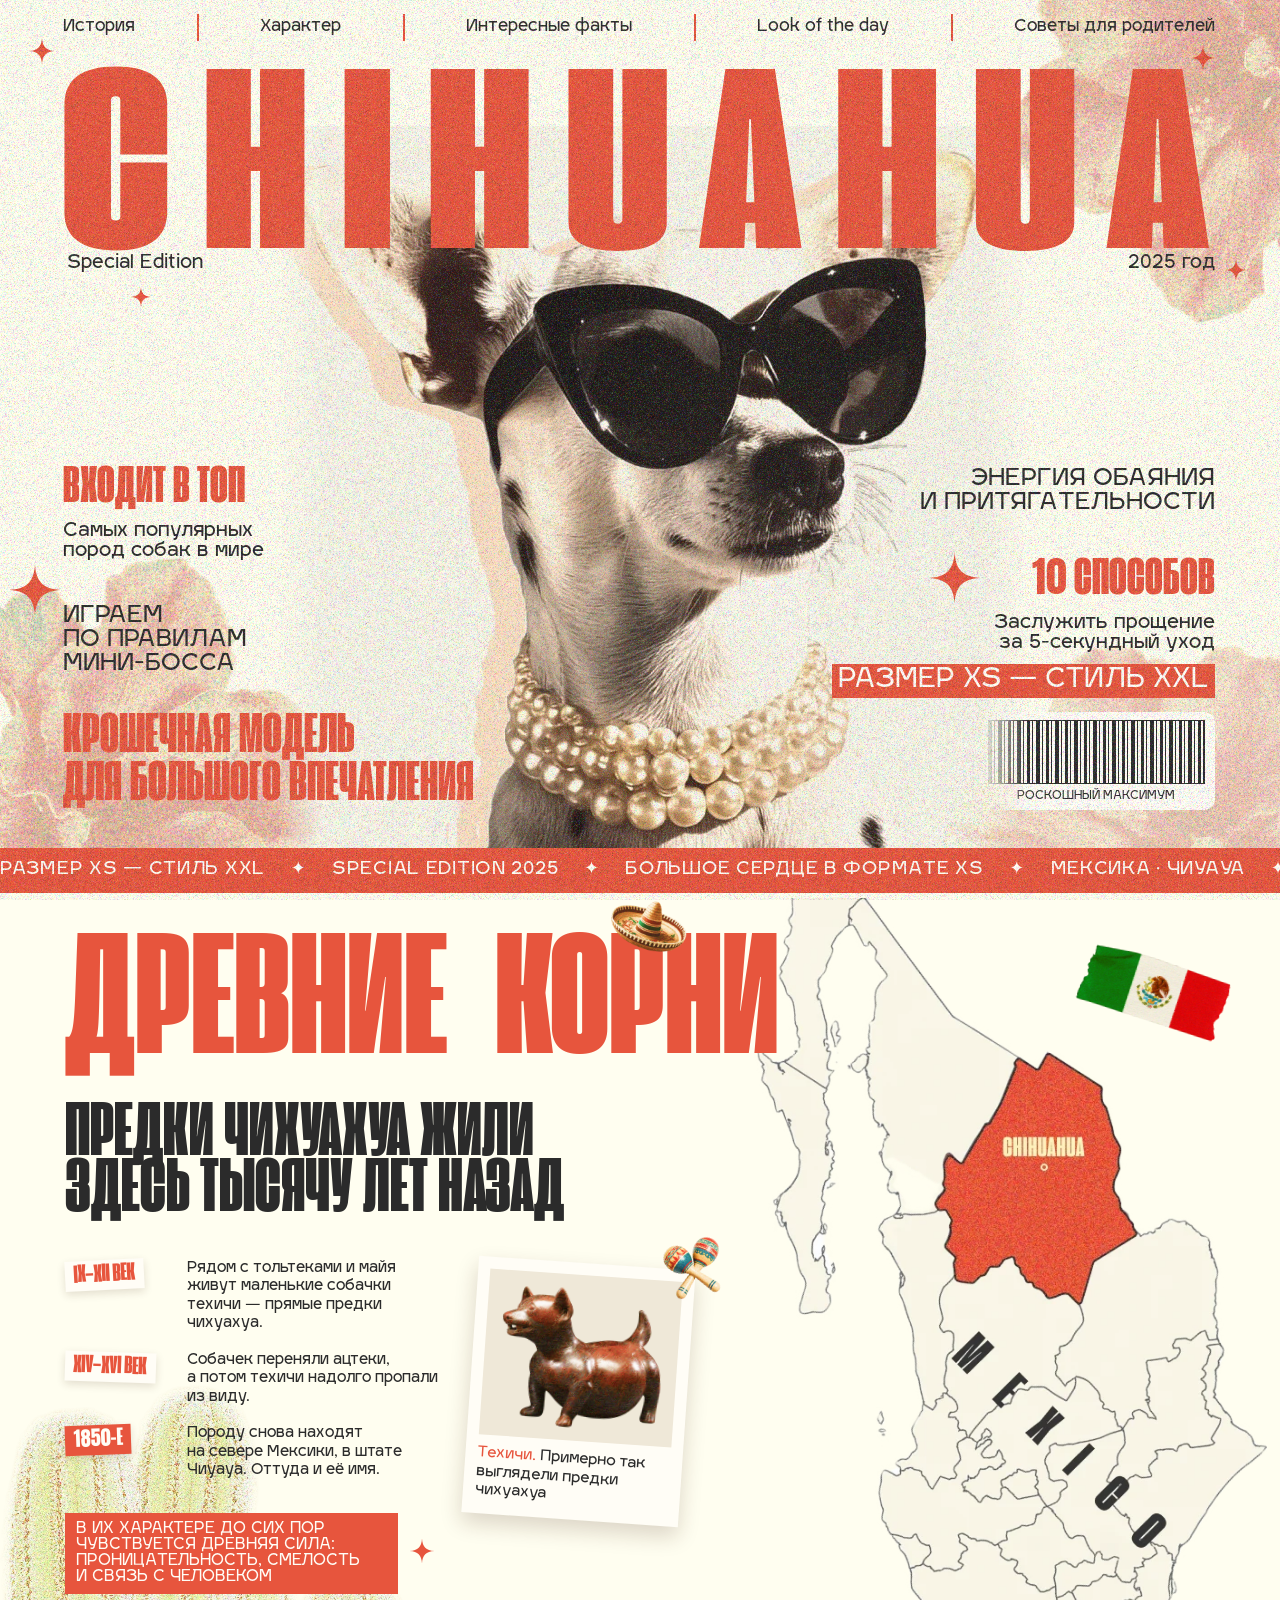
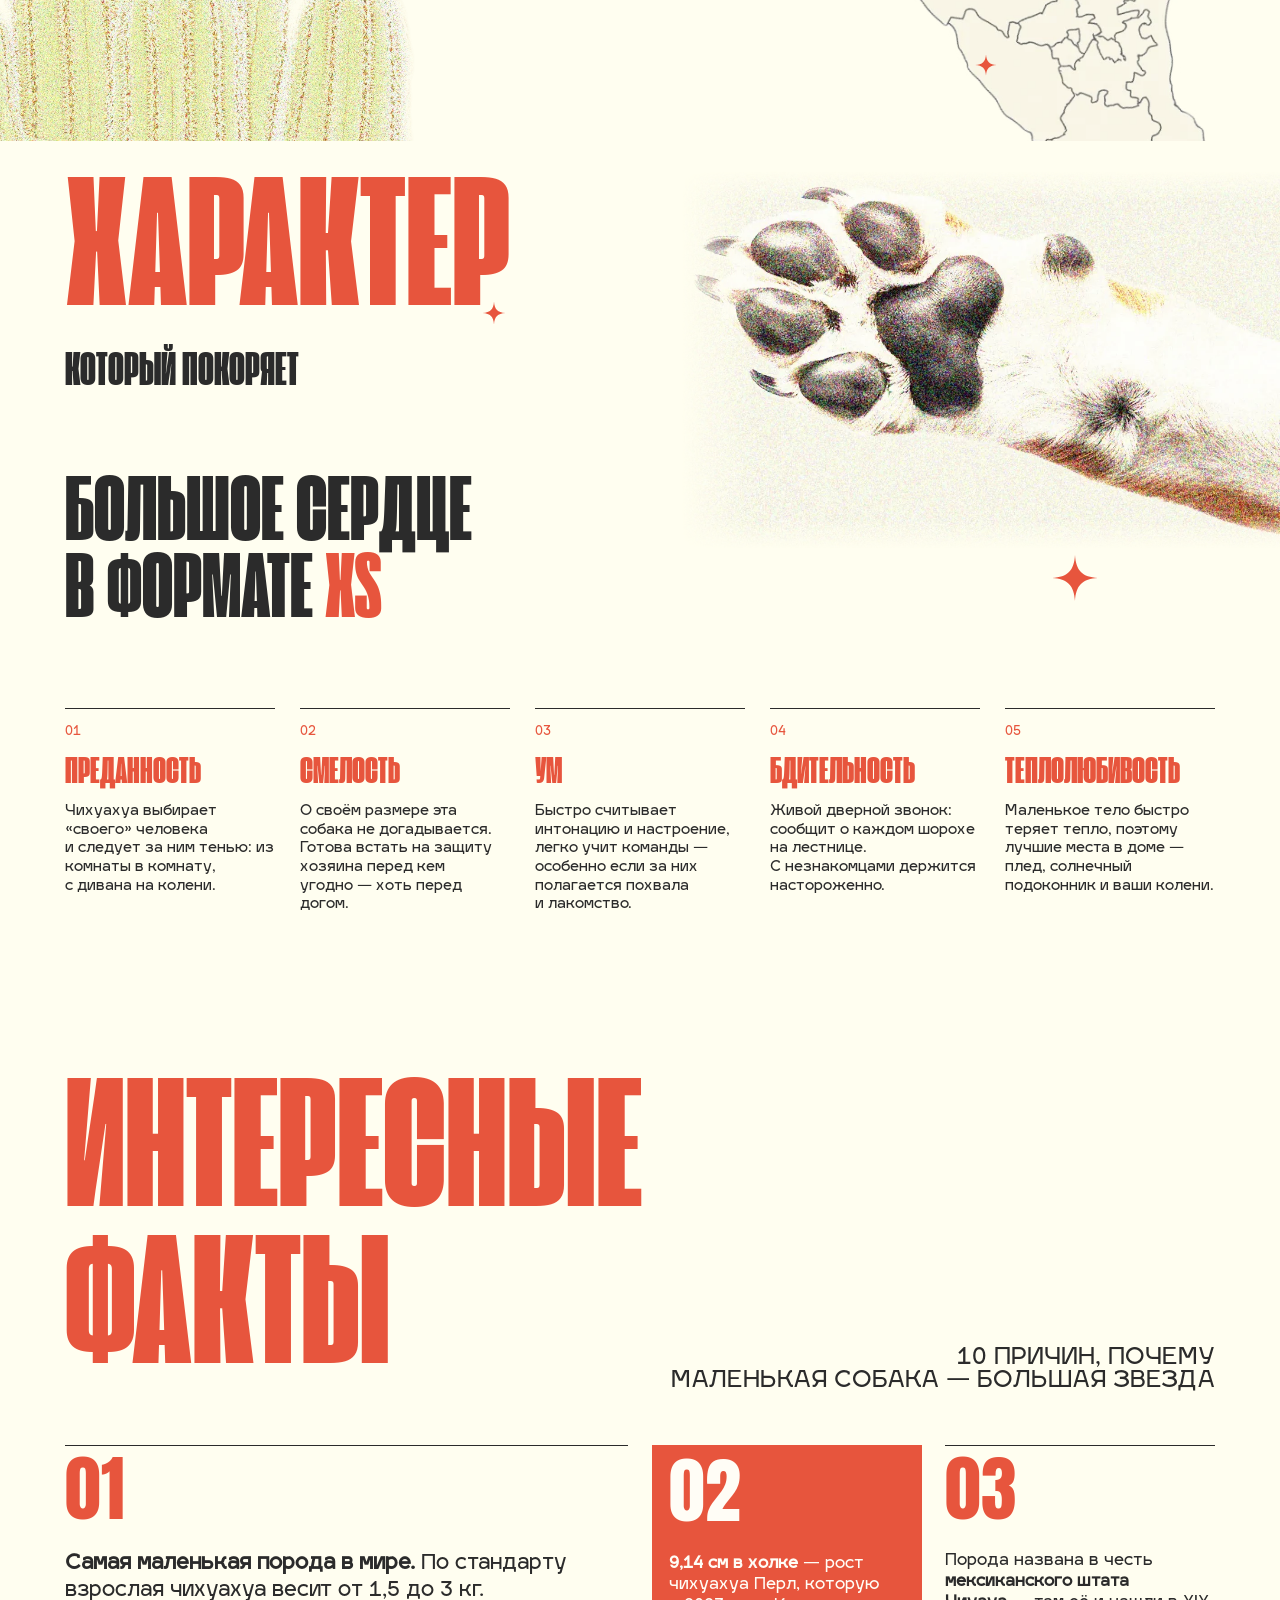
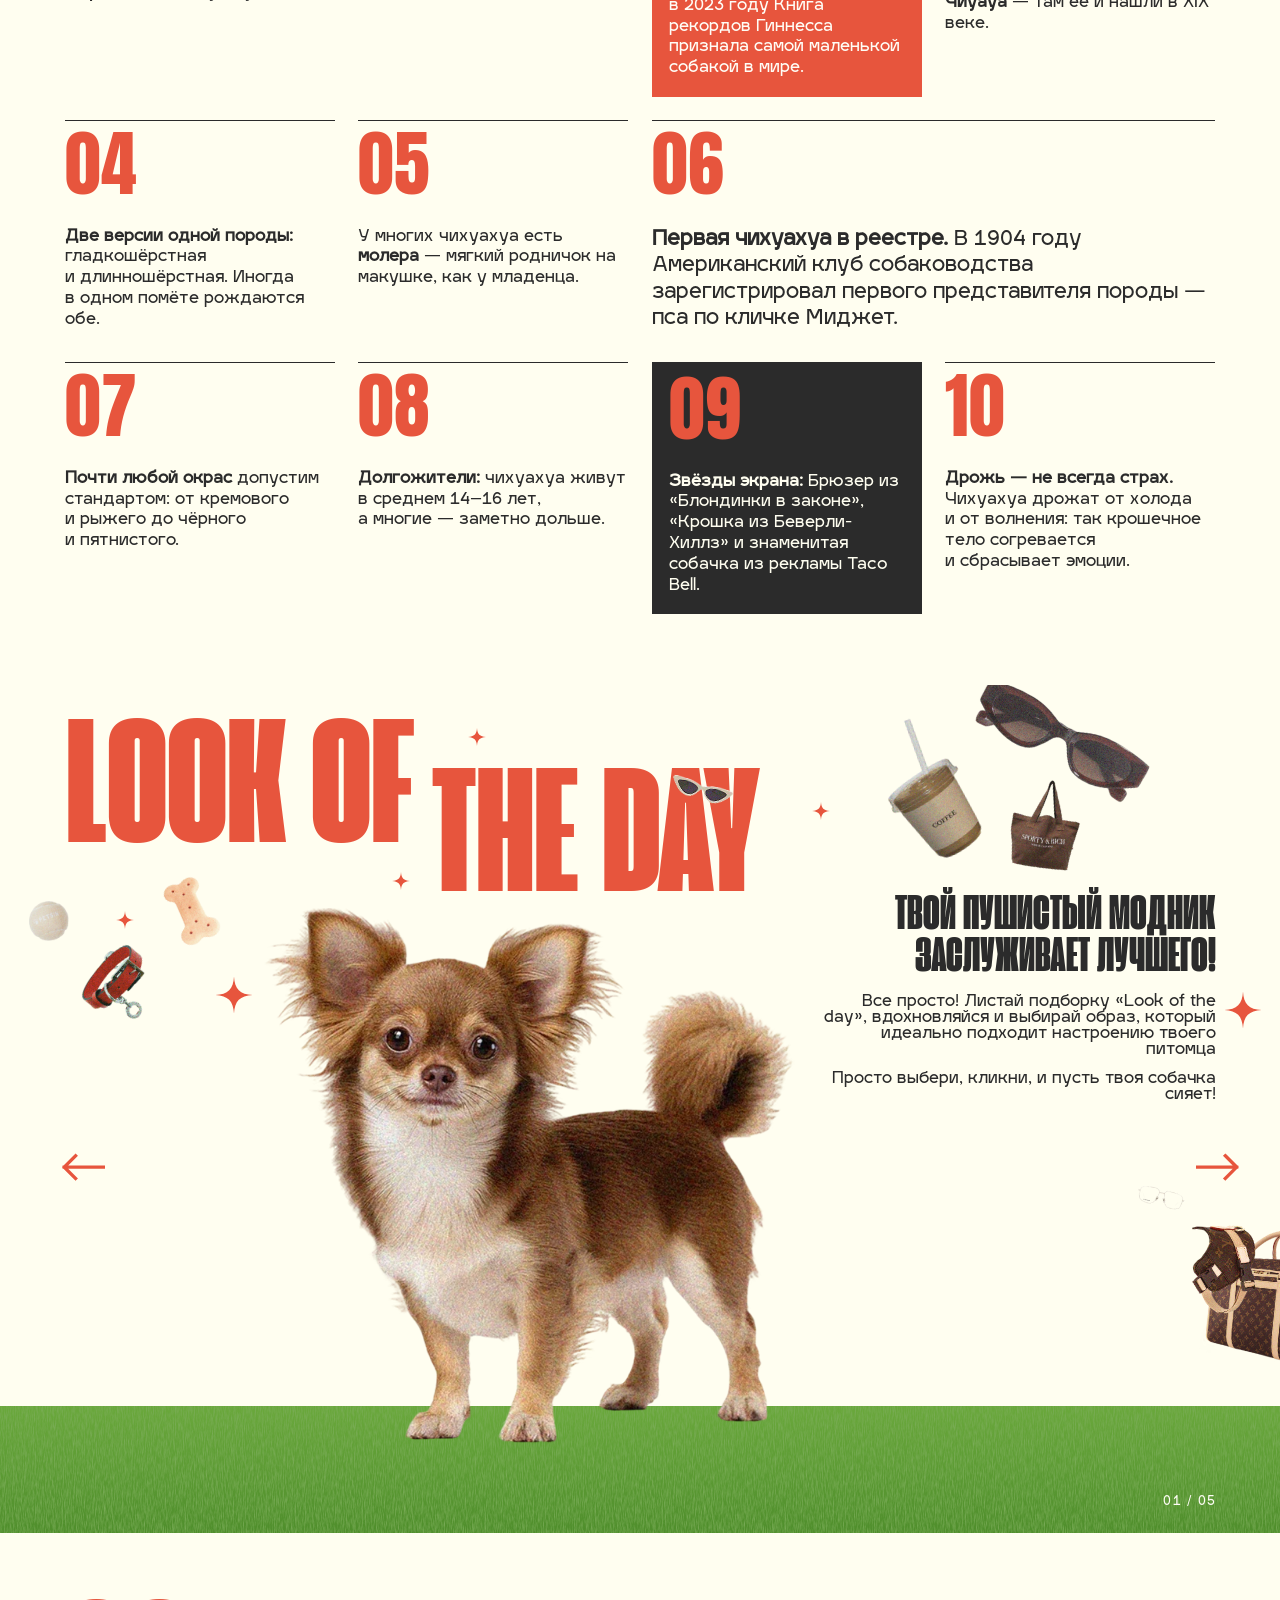
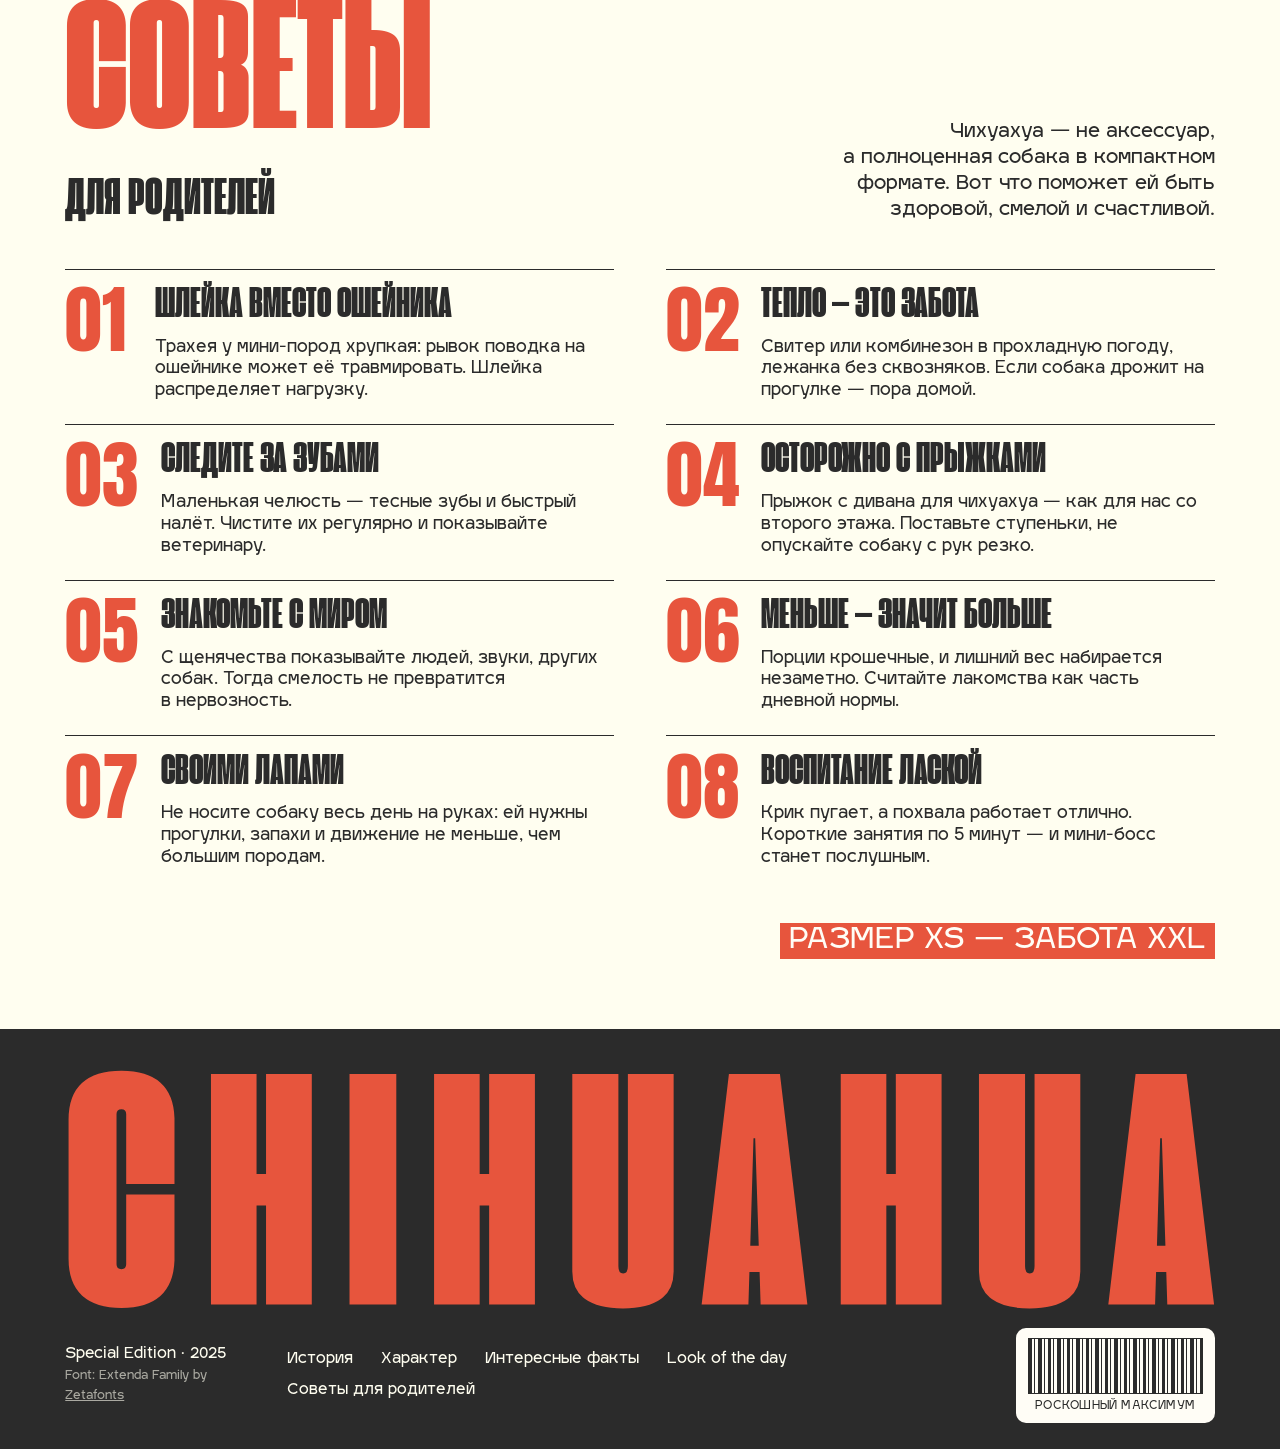
<file: index.html>
<!doctype html>
<html lang="ru">
<head>
<meta charset="utf-8">
<meta name="viewport" content="width=device-width, initial-scale=1">
<title>Chihuahua Special Edition</title>
<meta name="description" content="История, характер, интересные факты, образы и советы владельцам чихуахуа — лендинг в стиле модного журнала.">
<link rel="preload" href="assets/fonts/Extenda-40-Hecto-trial.ttf" as="font" type="font/ttf" crossorigin>
<link rel="preconnect" href="https://fonts.gstatic.com" crossorigin>
<link href="https://fonts.googleapis.com/css2?family=Anton&text=0123456789&display=swap" rel="stylesheet">
<link rel="stylesheet" href="styles.css?v=17">
</head>
<body>

<!-- Компактное меню, появляется после обложки -->
<div class="minibar" id="minibar" aria-hidden="true">
  <a href="#top" class="minibar__logo">CHIHUAHUA</a>
  <nav class="minibar__nav">
    <a href="#history">История</a><a href="#character">Характер</a><a href="#facts">Факты</a><a href="#look">Look of the day</a><a href="#tips">Советы</a>
  </nav>
</div>

<!-- ============ ОБЛОЖКА ============ -->
<header class="cover board" id="top">
  <nav class="nav" aria-label="Разделы">
    <a href="#history">История</a><i></i>
    <a href="#character">Характер</a><i></i>
    <a href="#facts">Интересные факты</a><i></i>
    <a href="#look">Look of the day</a><i></i>
    <a href="#tips">Советы для родителей</a>
  </nav>

  <h1 class="cover__title">
    <svg viewBox="0 0 1795 360" role="img" aria-label="Chihuahua">
      <text x="0" y="360" textLength="1795" lengthAdjust="spacing">CHIHUAHUA</text>
    </svg>
  </h1>
  <p class="cover__edition">Special Edition<svg class="star" style="--x:116;--s:34" aria-hidden="true"><use href="#star"/></svg></p>
  <p class="cover__year">2025 год</p>

  <img class="cover__flower cover__flower--tr asset" src="assets/flower-tr.png" alt="" aria-hidden="true">
  <img class="cover__flower cover__flower--bl asset" src="assets/flower-bl.png" alt="" aria-hidden="true">
  <img class="cover__flower cover__flower--br asset" src="assets/flower-br.png" alt="" aria-hidden="true">

  <img class="cover__dog" src="assets/cover-dog.webp" width="1120" height="1076"
       alt="Чихуахуа в больших чёрных очках и жемчужном ожерелье">

  <a class="cl cl--top" href="#facts"><b class="d">Входит в топ</b><span>Самых популярных<br>пород собак в&nbsp;мире</span></a>
  <a class="cl cl--boss" href="#character"><span class="caps">Играем<br>по правилам<br>мини-босса</span></a>
  <a class="cl cl--model" href="#look"><b class="d">Крошечная модель<br>для большого впечатления</b></a>
  <a class="cl cl--energy" href="#character"><span class="caps">Энергия обаяния<br class="dt"> и притягательности</span></a>
  <a class="cl cl--ways" href="#tips"><svg class="star star--big" style="--s:86" aria-hidden="true"><use href="#star"/></svg><b class="d">10 способов</b><span>Заслужить прощение<br>за 5-секундный уход</span></a>
  <a class="cl cl--size" href="#look"><span class="tag">Размер XS — стиль XXL</span></a>

  <div class="barcode" aria-hidden="true"><span class="barcode__bars"></span><span>Роскошный максимум</span></div>

  <svg class="star" style="--x:65;--y:85;--s:44" aria-hidden="true"><use href="#star"/></svg>
  <svg class="star" style="--x:1880;--y:98;--s:44" aria-hidden="true"><use href="#star"/></svg>
  <svg class="star" style="--x:1932;--y:452;--s:38" aria-hidden="true"><use href="#star"/></svg>
  <svg class="star star--big" style="--x:55;--y:990;--s:86" aria-hidden="true"><use href="#star"/></svg>
</header>

<div class="ticker" aria-hidden="true">
  <div class="ticker__track">
    <span>Размер XS — стиль XXL</span><span>✦</span><span>Special Edition 2025</span><span>✦</span><span>Большое сердце в формате XS</span><span>✦</span><span>Мексика · Чиуауа</span><span>✦</span>
    <span>Размер XS — стиль XXL</span><span>✦</span><span>Special Edition 2025</span><span>✦</span><span>Большое сердце в формате XS</span><span>✦</span><span>Мексика · Чиуауа</span><span>✦</span>
  </div>
</div>

<main>

<!-- ============ ИСТОРИЯ ============ -->
<section class="history board" id="history" aria-labelledby="history-title">
  <img class="asset history__cactus" src="assets/cactus-pale.webp" data-ph="" alt="">
  <figure class="history__map">
    <img class="asset" src="assets/map.webp" data-ph="карта Мексики со штатом Чиуауа" alt="Карта Мексики, штат Чиуауа выделен красным">
  </figure>
  <h2 class="history__title d" id="history-title">Древние&nbsp; корни</h2>
  <img class="asset history__sombrero" src="assets/sombrero.png" data-ph="" alt="">
  <p class="history__sub d reveal">Предки чихуахуа жили<br class="dt"> здесь тысячу лет назад</p>

  <div class="history__col">
    <ol class="history__events reveal">
      <li><b class="history__date">IX–XII век</b><p class="txt">Рядом с&nbsp;тольтеками и&nbsp;майя живут маленькие собачки техичи&nbsp;— прямые предки чихуахуа.</p></li>
      <li><b class="history__date">XIV–XVI век</b><p class="txt">Собачек переняли ацтеки, а&nbsp;потом техичи надолго пропали из&nbsp;виду.</p></li>
      <li><b class="history__date">1850-е</b><p class="txt">Породу снова находят на&nbsp;севере Мексики, в&nbsp;штате Чиуауа. Оттуда и&nbsp;её имя.</p></li>
    </ol>
    <p class="history__quote reveal">В их характере до сих пор чувствуется древняя сила: проницательность, смелость и&nbsp;связь с&nbsp;человеком</p>
  </div>

  <figure class="history__pol reveal">
    <div class="history__photo"><img class="asset" src="assets/techichi.png" data-ph="фигурка техичи" alt="Техичи — древняя фигурка собаки"></div>
    <figcaption class="txt"><b>Техичи.</b> Примерно так выглядели предки чихуахуа</figcaption>
  </figure>
  <img class="asset history__maracas" src="assets/maracas.png" data-ph="" alt="">
  <img class="asset history__flag" src="assets/flag.png" data-ph="" alt="">
  <svg class="star" style="--x:660;--y:1210;--s:46" aria-hidden="true"><use href="#star"/></svg>
  <svg class="star" style="--x:1540;--y:1420;--s:40" aria-hidden="true"><use href="#star"/></svg>
</section>

<!-- ============ ХАРАКТЕР ============ -->
<section class="character board" id="character" aria-labelledby="character-title">
  <div class="character__head">
    <h2 class="character__title d" id="character-title">Характер</h2>
    <p class="character__sub d">который покоряет</p>
  </div>
  <img class="character__paw" src="assets/paw.webp" width="1014" height="640" alt="Лапка чихуахуа крупным планом">

  <blockquote class="character__quote reveal">
    <span class="d">Большое сердце<br>в формате <em>XS</em></span>
  </blockquote>

  <ol class="traits">
    <li class="trait reveal"><span class="trait__n">01</span><h3 class="d">Преданность</h3><p>Чихуахуа выбирает «своего» человека и&nbsp;следует за ним тенью: из комнаты в&nbsp;комнату, с&nbsp;дивана на колени.</p></li>
    <li class="trait reveal"><span class="trait__n">02</span><h3 class="d">Смелость</h3><p>О&nbsp;своём размере эта собака не догадывается. Готова встать на защиту хозяина перед кем угодно&nbsp;— хоть перед догом.</p></li>
    <li class="trait reveal"><span class="trait__n">03</span><h3 class="d">Ум</h3><p>Быстро считывает интонацию и&nbsp;настроение, легко учит команды&nbsp;— особенно если за них полагается похвала и&nbsp;лакомство.</p></li>
    <li class="trait reveal"><span class="trait__n">04</span><h3 class="d">Бдительность</h3><p>Живой дверной звонок: сообщит о&nbsp;каждом шорохе на лестнице. С&nbsp;незнакомцами держится настороженно.</p></li>
    <li class="trait reveal"><span class="trait__n">05</span><h3 class="d">Теплолюбивость</h3><p>Маленькое тело быстро теряет тепло, поэтому лучшие места в&nbsp;доме&nbsp;— плед, солнечный подоконник и&nbsp;ваши колени.</p></li>
  </ol>

  <svg class="star" style="--x:860;--y:300;--s:40" aria-hidden="true"><use href="#star"/></svg>
  <svg class="star star--big" style="--x:1870;--y:760;--s:80" aria-hidden="true"><use href="#star"/></svg>
</section>

<!-- ============ ИНТЕРЕСНЫЕ ФАКТЫ ============ -->
<section class="facts" id="facts" aria-labelledby="facts-title">
  <div class="facts__head">
    <h2 class="facts__title d" id="facts-title">Интересные<br>факты</h2>
    <p class="facts__lead caps">10 причин, почему<br>маленькая собака&nbsp;— большая звезда</p>
  </div>
  <ol class="facts__grid">
    <li class="fact fact--wide reveal"><span class="fact__n d">01</span><p><b>Самая маленькая порода в&nbsp;мире.</b> По стандарту взрослая чихуахуа весит от&nbsp;1,5 до&nbsp;3&nbsp;кг.</p></li>
    <li class="fact fact--red reveal"><span class="fact__n d">02</span><p><b>9,14&nbsp;см в&nbsp;холке</b>&nbsp;— рост чихуахуа Перл, которую в&nbsp;2023 году Книга рекордов Гиннесса признала самой маленькой собакой в&nbsp;мире.</p></li>
    <li class="fact reveal"><span class="fact__n d">03</span><p>Порода названа в&nbsp;честь <b>мексиканского штата Чиуауа</b>&nbsp;— там её и&nbsp;нашли в&nbsp;XIX веке.</p></li>
    <li class="fact reveal"><span class="fact__n d">04</span><p><b>Две версии одной породы:</b> гладкошёрстная и&nbsp;длинношёрстная. Иногда в&nbsp;одном помёте рождаются обе.</p></li>
    <li class="fact reveal"><span class="fact__n d">05</span><p>У&nbsp;многих чихуахуа есть <b>молера</b>&nbsp;— мягкий родничок на макушке, как у&nbsp;младенца.</p></li>
    <li class="fact fact--wide reveal"><span class="fact__n d">06</span><p><b>Первая чихуахуа в&nbsp;реестре.</b> В&nbsp;1904 году Американский клуб собаководства зарегистрировал первого представителя породы&nbsp;— пса по кличке Миджет.</p></li>
    <li class="fact reveal"><span class="fact__n d">07</span><p><b>Почти любой окрас</b> допустим стандартом: от&nbsp;кремового и&nbsp;рыжего до&nbsp;чёрного и&nbsp;пятнистого.</p></li>
    <li class="fact reveal"><span class="fact__n d">08</span><p><b>Долгожители:</b> чихуахуа живут в&nbsp;среднем 14–16 лет, а&nbsp;многие&nbsp;— заметно дольше.</p></li>
    <li class="fact fact--dark reveal"><span class="fact__n d">09</span><p><b>Звёзды экрана:</b> Брюзер из «Блондинки в&nbsp;законе», «Крошка из Беверли-Хиллз» и&nbsp;знаменитая собачка из рекламы Taco Bell.</p></li>
    <li class="fact reveal"><span class="fact__n d">10</span><p><b>Дрожь&nbsp;— не всегда страх.</b> Чихуахуа дрожат от&nbsp;холода и&nbsp;от&nbsp;волнения: так крошечное тело согревается и&nbsp;сбрасывает эмоции.</p></li>
  </ol>
</section>

<!-- ============ LOOK OF THE DAY (слайдер) ============ -->
<section class="look board" id="look" aria-labelledby="look-title" aria-roledescription="карусель">
  <h2 class="look__title" id="look-title"><span class="look__t1 d">Look of</span> <span class="look__t2 d">the day</span></h2>
  <img class="asset look__glasses-mini" src="assets/look-glasses-mini.png" data-ph="" alt="">

  <!-- постоянные предметы -->
  <img class="asset look__item" style="--x:1515;--y:20;--w:365;--r:12deg" src="assets/item-sunglasses.png" data-ph="" alt="">
  <img class="asset look__item" style="--x:1385;--y:55;--w:150;--r:-14deg" src="assets/item-coffee.png" data-ph="" alt="">
  <img class="asset look__item" style="--x:1570;--y:170;--w:165;--r:-12deg" src="assets/item-tote.png" data-ph="" alt="">
  <img class="asset look__item" style="--x:45;--y:383;--w:72" src="assets/item-ball.png" data-ph="" alt="">
  <img class="asset look__item" style="--x:245;--y:345;--w:120;--r:28deg" src="assets/item-bone.png" data-ph="" alt="">
  <img class="asset look__item" style="--x:125;--y:470;--w:125;--r:-18deg" src="assets/item-collar.png" data-ph="" alt="">

  <div class="look__text">
    <h3 class="d">Твой пушистый модник<br>заслуживает лучшего!</h3>
    <p>Все просто! Листай подборку «Look of the day», вдохновляйся и&nbsp;выбирай образ, который идеально подходит настроению твоего питомца</p>
    <p>Просто выбери, кликни, и&nbsp;пусть твоя собачка сияет!</p>
  </div>

  <div class="look__stage" id="lookStage" aria-live="polite">
    <figure class="look__slide is-active" data-label="">
      <img class="asset look__dog" src="assets/look-1.webp" data-ph="собака · базовый образ" alt="Чихуахуа без одежды стоит на газоне">
    </figure>
    <figure class="look__slide" data-label="Тяжёлый люкс" data-outfit="assets/outfit-lux.png">
      <img class="asset look__dog" src="assets/look-2.webp" data-ph="собака · «Тяжёлый люкс»" alt="Чихуахуа в очках, шлейке и с сумкой-переноской с монограммой">
    </figure>
    <figure class="look__slide" data-label="Clean dog" data-outfit="assets/outfit-clean.png">
      <img class="asset look__dog" src="assets/look-3.webp" data-ph="собака · «Clean dog»" alt="Чихуахуа в вязаной шапке, жилете и белых ботиночках">
    </figure>
    <figure class="look__slide" data-label="Barbiecore крошка" data-outfit="assets/outfit-barbie.png">
      <img class="asset look__dog" src="assets/look-4.webp" data-ph="собака · «Barbiecore крошка»" alt="Чихуахуа в розовом платье с пайетками и бантом">
    </figure>
    <figure class="look__slide" data-label="Осенний латте" data-outfit="assets/outfit-latte.png">
      <img class="asset look__dog" src="assets/look-5.webp" data-ph="собака · «Осенний латте»" alt="Чихуахуа в коричневом свитере и вязаных носочках">
    </figure>

    <button class="look__side look__side--l" id="lookSideL" aria-label="Предыдущий образ" hidden><img alt=""></button>
    <button class="look__side look__side--r" id="lookSideR" aria-label="Следующий образ" hidden><img alt=""></button>
    <button class="look__arrow look__arrow--prev" id="lookPrev" aria-label="Предыдущий образ">
      <svg viewBox="0 0 76 46"><path d="M74 23H4M24 3 4 23l20 20" /></svg>
    </button>
    <button class="look__arrow look__arrow--next" id="lookNext" aria-label="Следующий образ">
      <svg viewBox="0 0 76 46"><path d="M2 23h70M52 3l20 20-20 20" /></svg>
    </button>
  </div>

  <div class="look__grass" aria-hidden="true"></div>
  <p class="look__label" id="lookLabel" aria-live="polite"></p>
  <p class="look__count" id="lookCount">01 / 05</p>


  <svg class="star" style="--x:745;--y:92;--s:32" aria-hidden="true"><use href="#star"/></svg>
  <svg class="star" style="--x:626;--y:348;--s:32" aria-hidden="true"><use href="#star"/></svg>
  <svg class="star" style="--x:196;--y:417;--s:32" aria-hidden="true"><use href="#star"/></svg>
  <svg class="star star--big" style="--x:365;--y:550;--s:66" aria-hidden="true"><use href="#star"/></svg>
  <svg class="star" style="--x:1283;--y:223;--s:32" aria-hidden="true"><use href="#star"/></svg>
  <svg class="star star--big" style="--x:1942;--y:577;--s:66" aria-hidden="true"><use href="#star"/></svg>
</section>

<!-- ============ СОВЕТЫ ============ -->
<section class="tips" id="tips" aria-labelledby="tips-title">
  <div class="tips__head">
    <h2 class="tips__heading" id="tips-title"><span class="tips__title d">Советы</span><span class="tips__sub d">для родителей</span></h2>
    <p class="tips__lead">Чихуахуа&nbsp;— не аксессуар, а&nbsp;полноценная собака в&nbsp;компактном формате. Вот что поможет ей быть здоровой, смелой и&nbsp;счастливой.</p>
  </div>
  <ol class="tips__list">
    <li class="tip reveal"><span class="tip__n d">01</span><div><h3 class="d">Шлейка вместо ошейника</h3><p>Трахея у&nbsp;мини-пород хрупкая: рывок поводка на ошейнике может её травмировать. Шлейка распределяет нагрузку.</p></div></li>
    <li class="tip reveal"><span class="tip__n d">02</span><div><h3 class="d">Тепло&nbsp;— это забота</h3><p>Свитер или комбинезон в&nbsp;прохладную погоду, лежанка без сквозняков. Если собака дрожит на прогулке&nbsp;— пора домой.</p></div></li>
    <li class="tip reveal"><span class="tip__n d">03</span><div><h3 class="d">Следите за зубами</h3><p>Маленькая челюсть&nbsp;— тесные зубы и&nbsp;быстрый налёт. Чистите их регулярно и&nbsp;показывайте ветеринару.</p></div></li>
    <li class="tip reveal"><span class="tip__n d">04</span><div><h3 class="d">Осторожно с&nbsp;прыжками</h3><p>Прыжок с&nbsp;дивана для чихуахуа&nbsp;— как для нас со второго этажа. Поставьте ступеньки, не опускайте собаку с&nbsp;рук резко.</p></div></li>
    <li class="tip reveal"><span class="tip__n d">05</span><div><h3 class="d">Знакомьте с&nbsp;миром</h3><p>С&nbsp;щенячества показывайте людей, звуки, других собак. Тогда смелость не превратится в&nbsp;нервозность.</p></div></li>
    <li class="tip reveal"><span class="tip__n d">06</span><div><h3 class="d">Меньше&nbsp;— значит больше</h3><p>Порции крошечные, и&nbsp;лишний вес набирается незаметно. Считайте лакомства как часть дневной нормы.</p></div></li>
    <li class="tip reveal"><span class="tip__n d">07</span><div><h3 class="d">Своими лапами</h3><p>Не носите собаку весь день на руках: ей нужны прогулки, запахи и&nbsp;движение не меньше, чем большим породам.</p></div></li>
    <li class="tip reveal"><span class="tip__n d">08</span><div><h3 class="d">Воспитание лаской</h3><p>Крик пугает, а&nbsp;похвала работает отлично. Короткие занятия по 5&nbsp;минут&nbsp;— и&nbsp;мини-босс станет послушным.</p></div></li>
  </ol>
  <p class="tips__tag"><span class="tag">Размер XS — забота XXL</span></p>
</section>

</main>

<footer class="footer">
  <svg class="footer__logo" viewBox="0 0 1795 360" aria-hidden="true"><text x="0" y="360" textLength="1795" lengthAdjust="spacing">CHIHUAHUA</text></svg>
  <div class="footer__row">
    <p>Special Edition · 2025<br><small class="footer__credit">Font: Extenda Family by <a href="http://www.zetafonts.com/collection/2651">Zetafonts</a></small></p>
    <nav aria-label="Разделы">
      <a href="#history">История</a><a href="#character">Характер</a><a href="#facts">Интересные факты</a><a href="#look">Look of the day</a><a href="#tips">Советы для родителей</a>
    </nav>
    <div class="barcode barcode--footer" aria-hidden="true"><span class="barcode__bars"></span><span>Роскошный максимум</span></div>
  </div>
</footer>

<!-- общая звёздочка -->
<svg width="0" height="0" style="position:absolute" aria-hidden="true">
  <symbol id="star" viewBox="0 0 100 100"><path d="M50 0C52 34 66 48 100 50 66 52 52 66 50 100 48 66 34 52 0 50 34 48 48 34 50 0Z"/></symbol>
</svg>

<script src="script.js?v=16"></script>
</body>
</html>
</file>
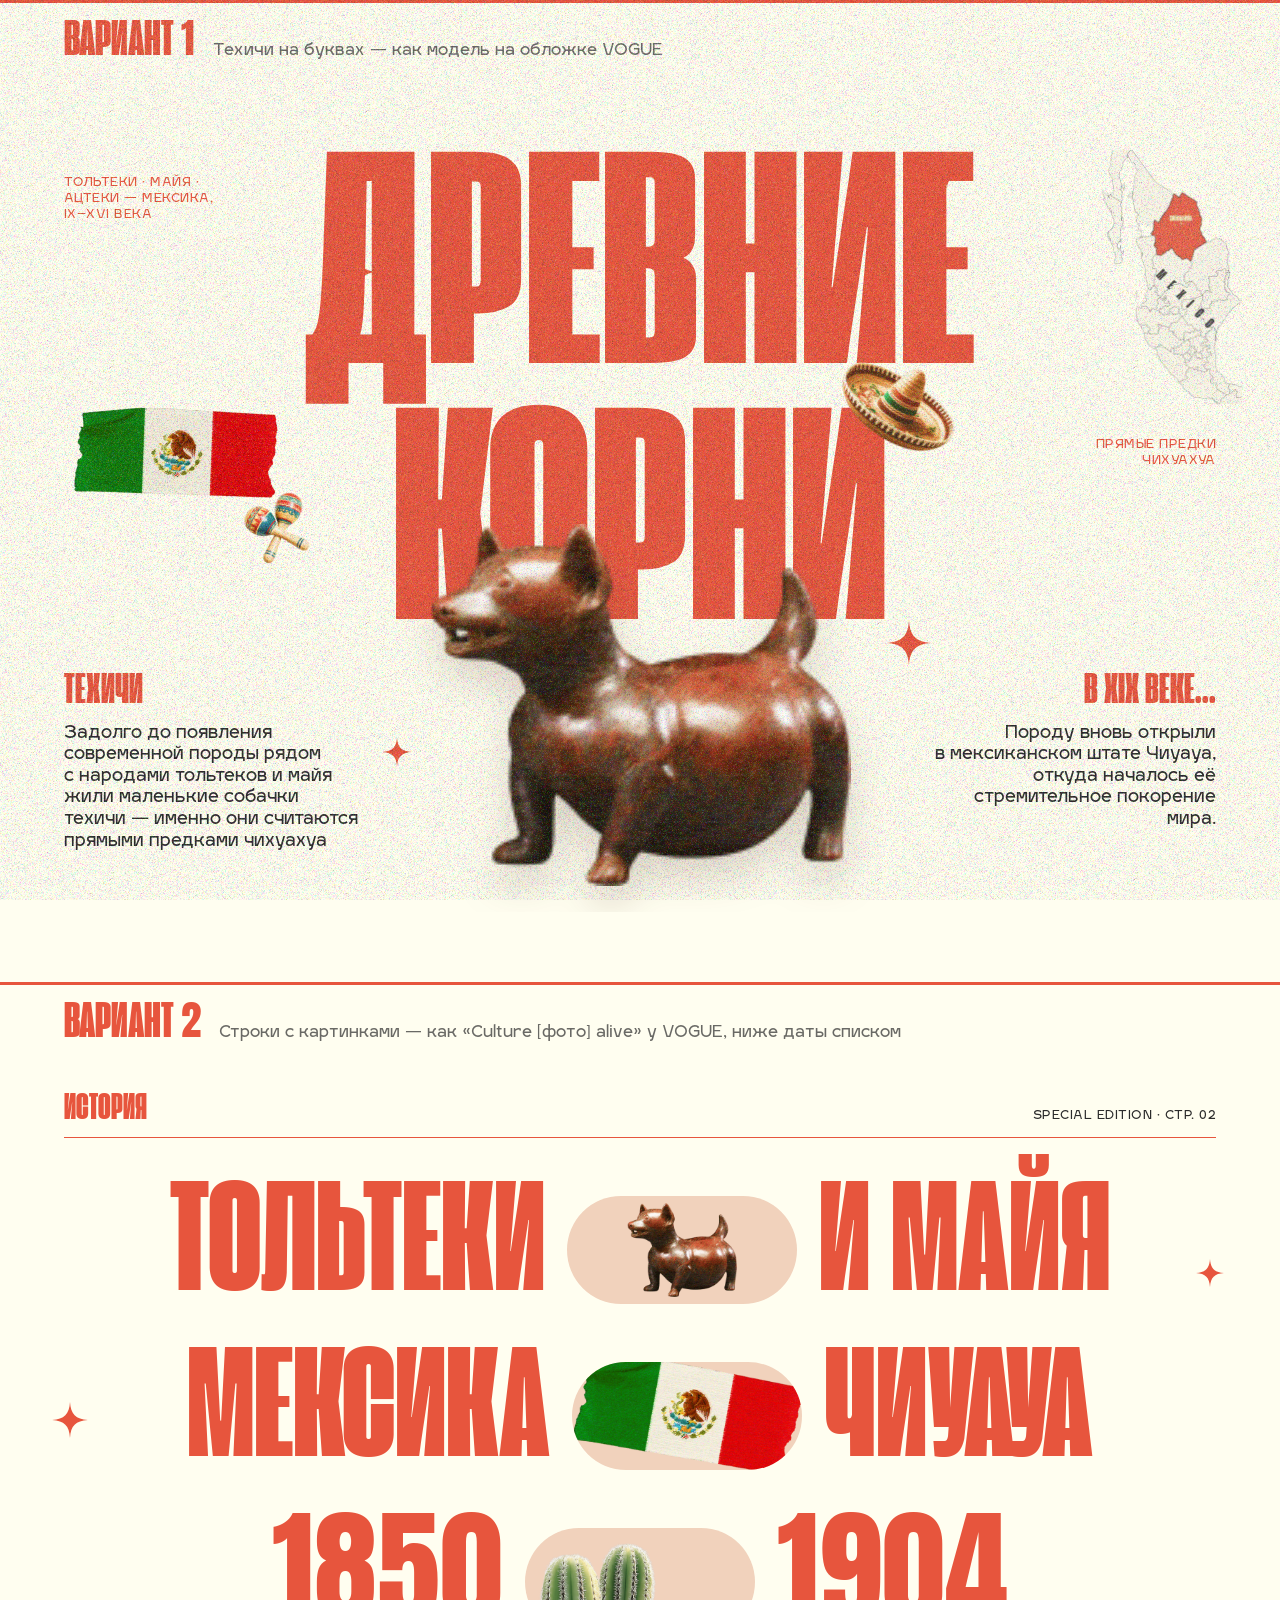
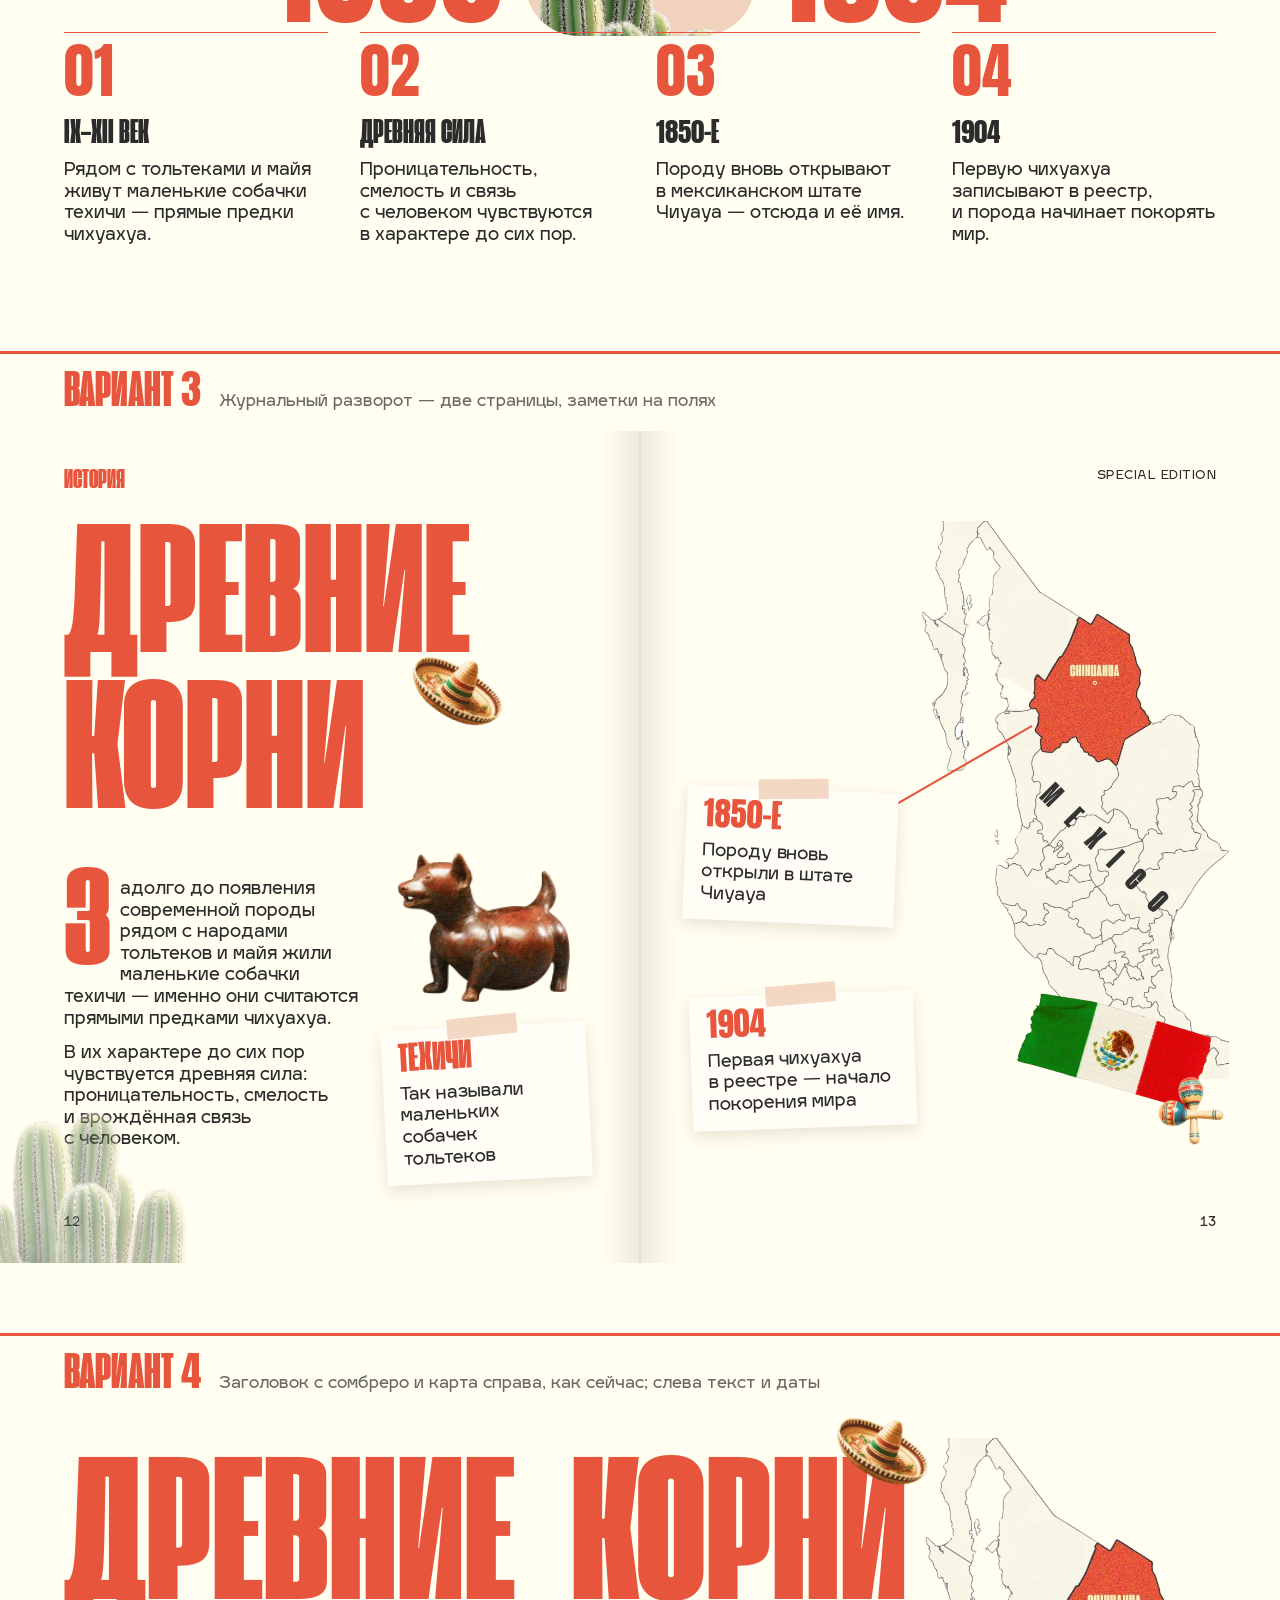
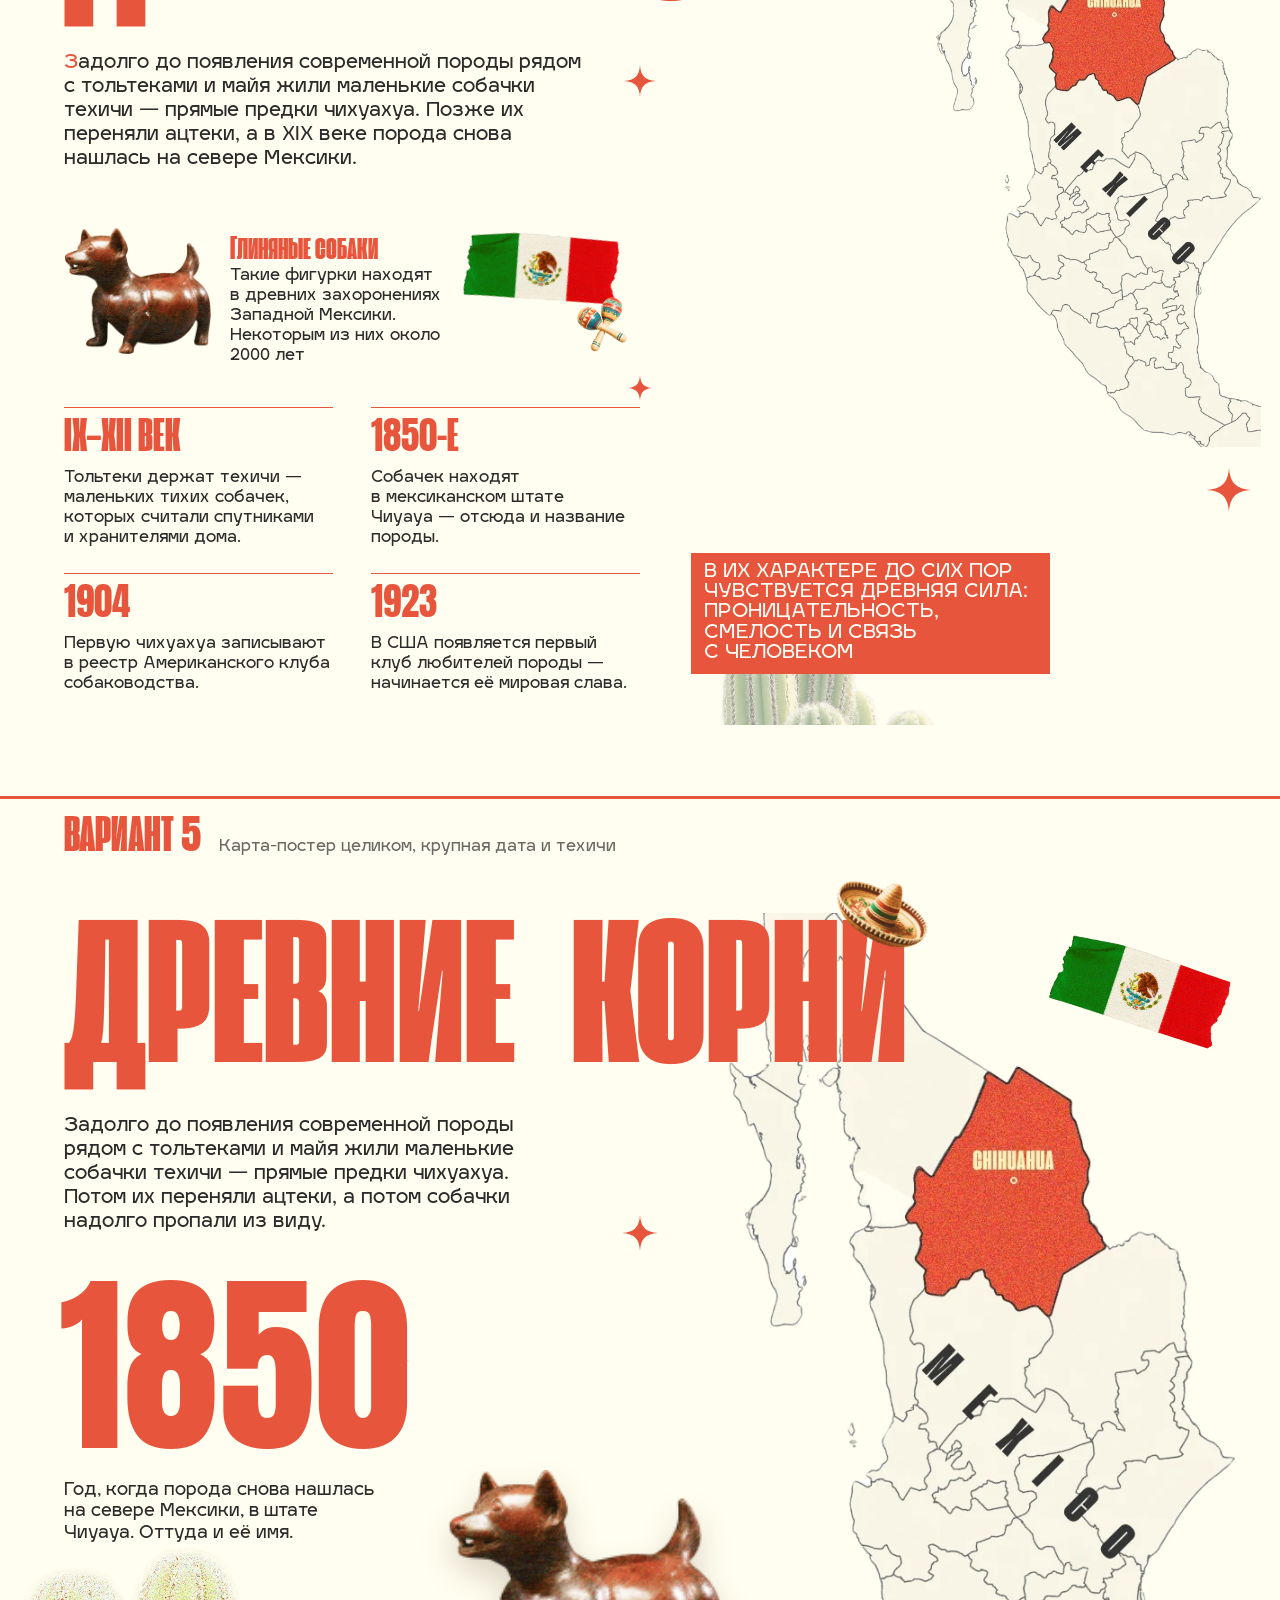
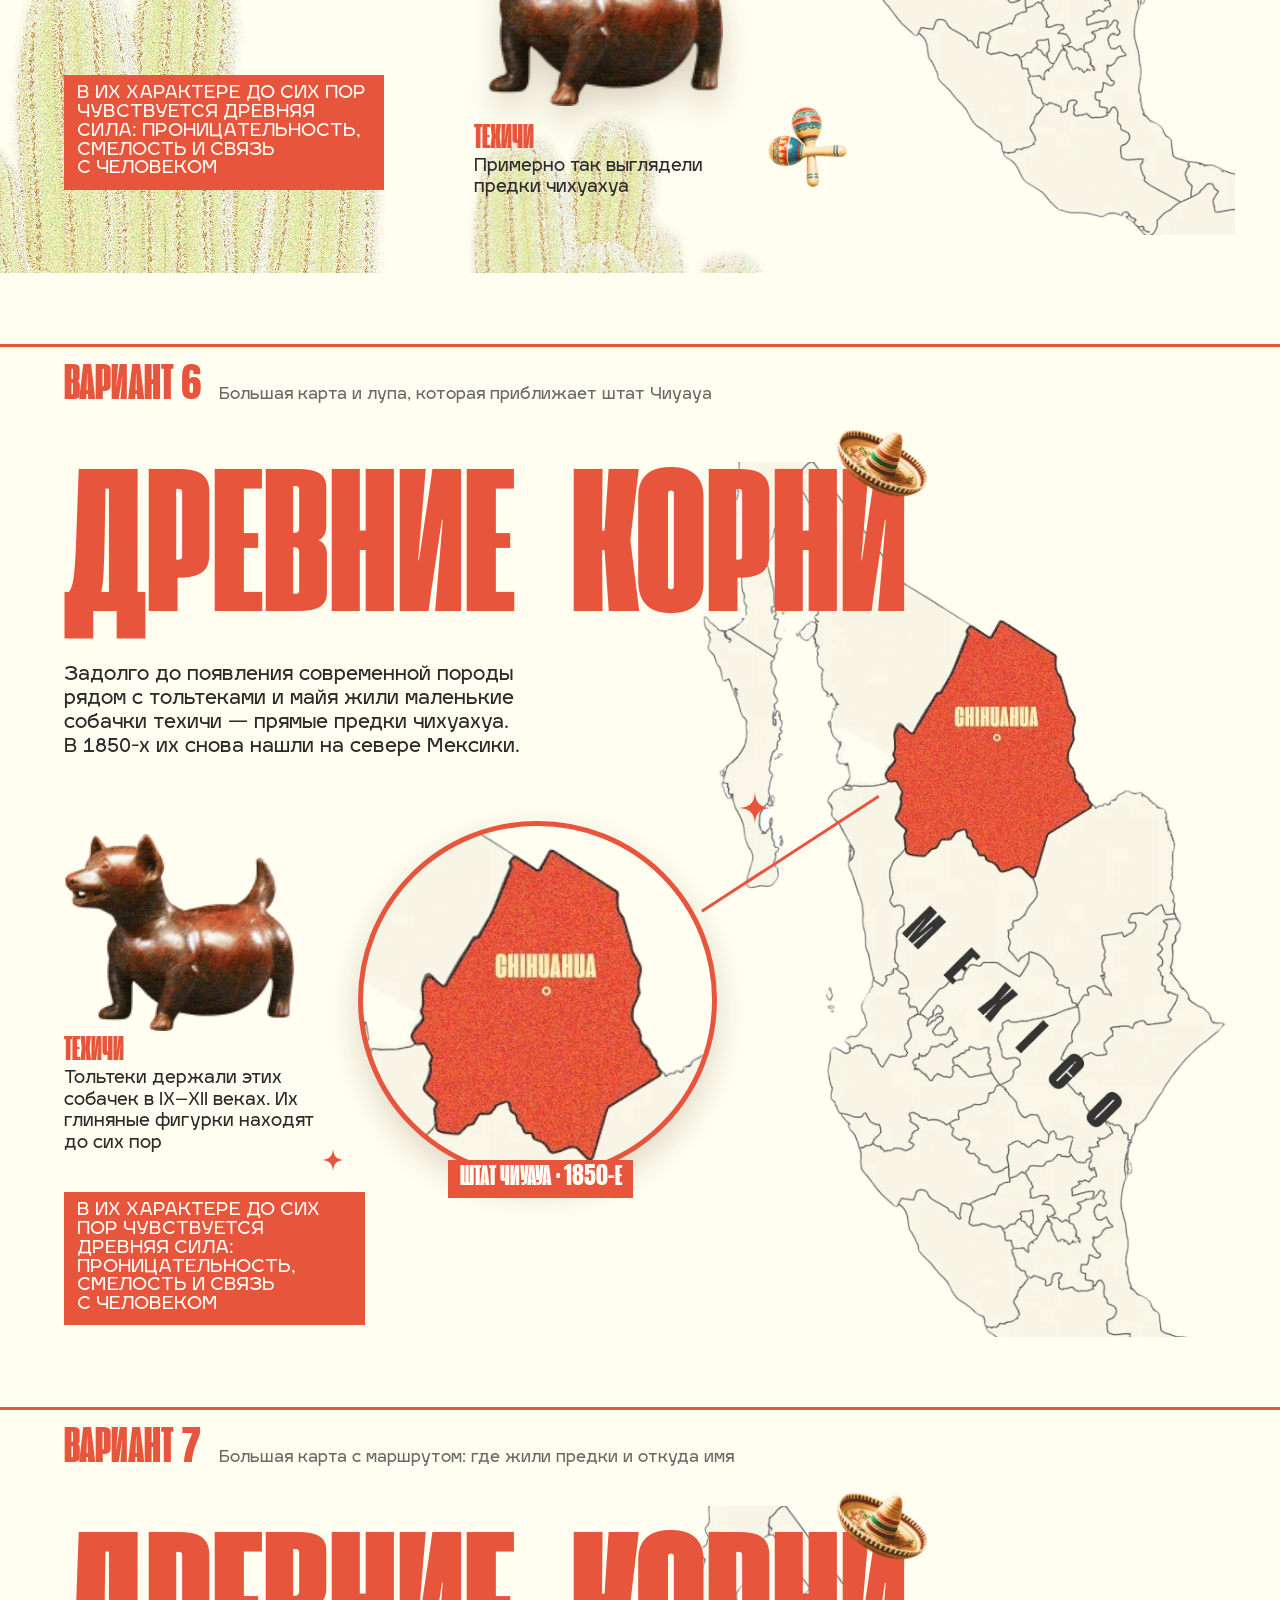
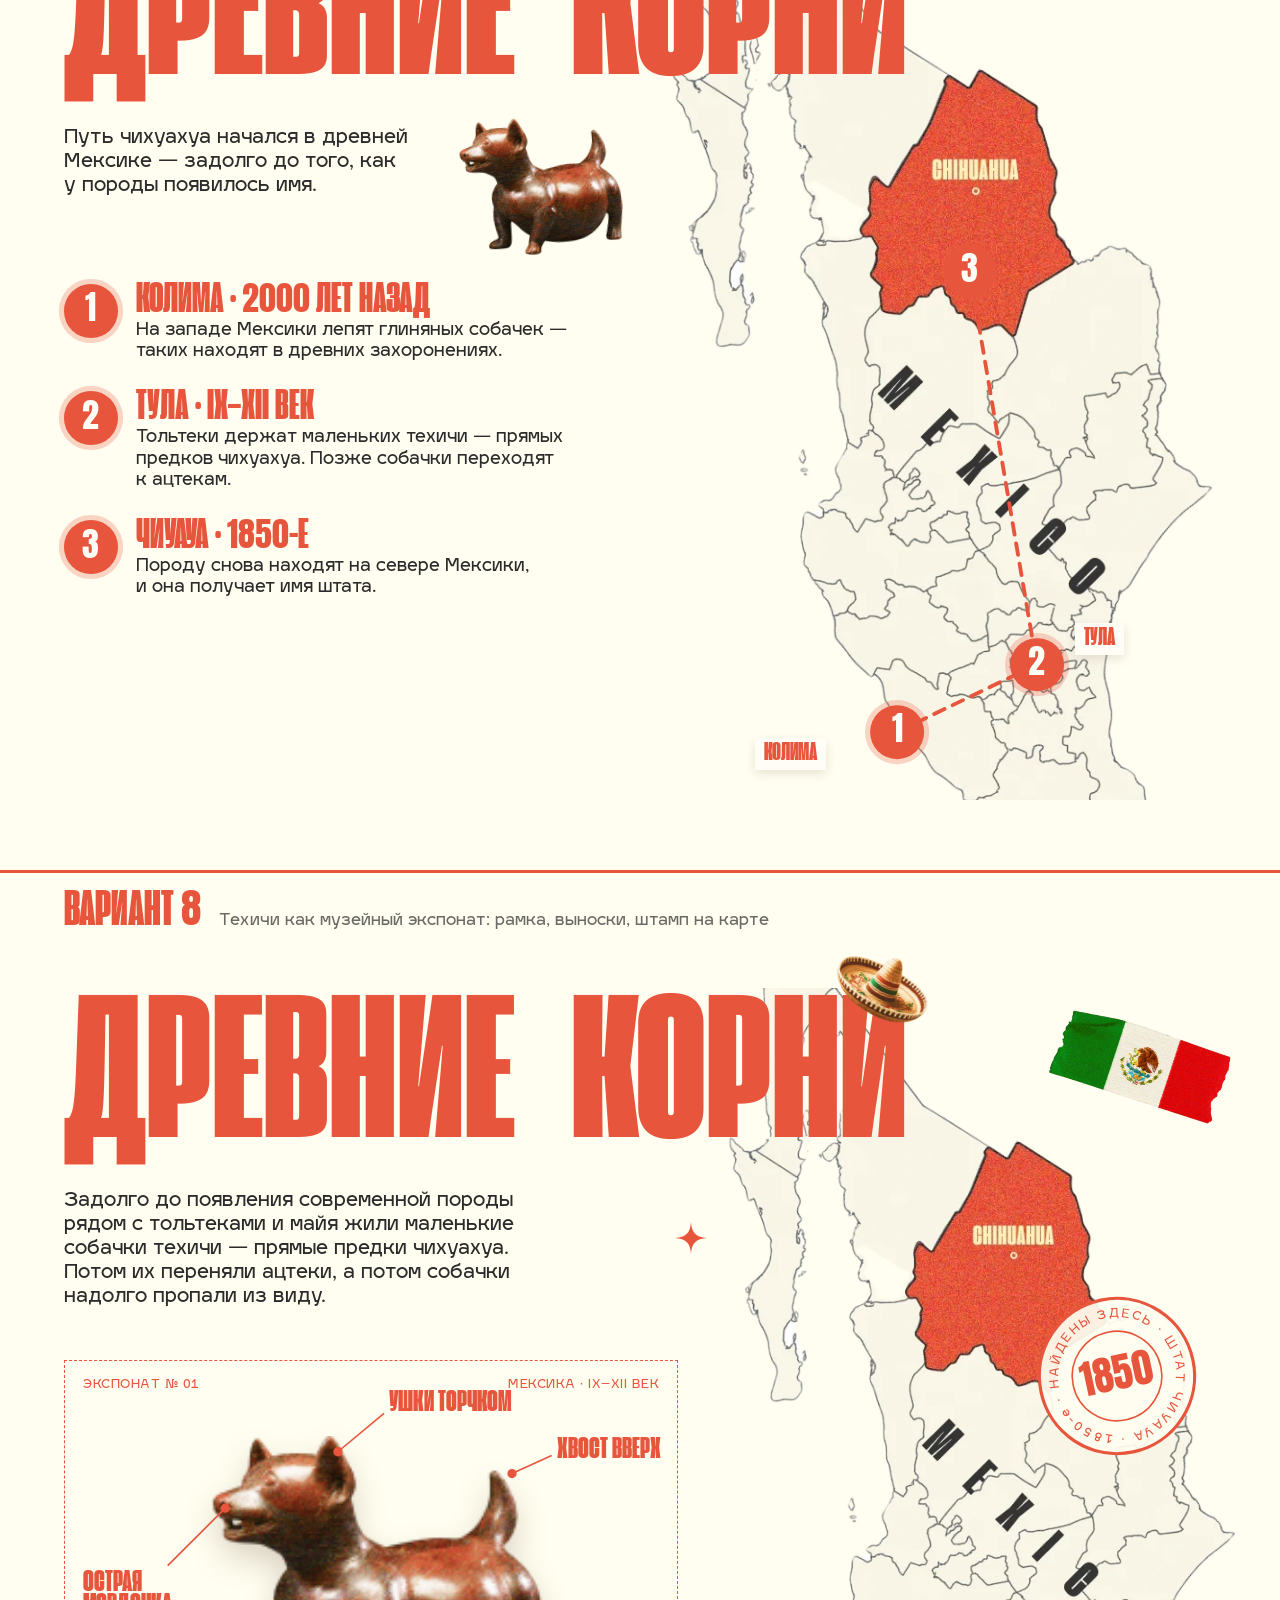
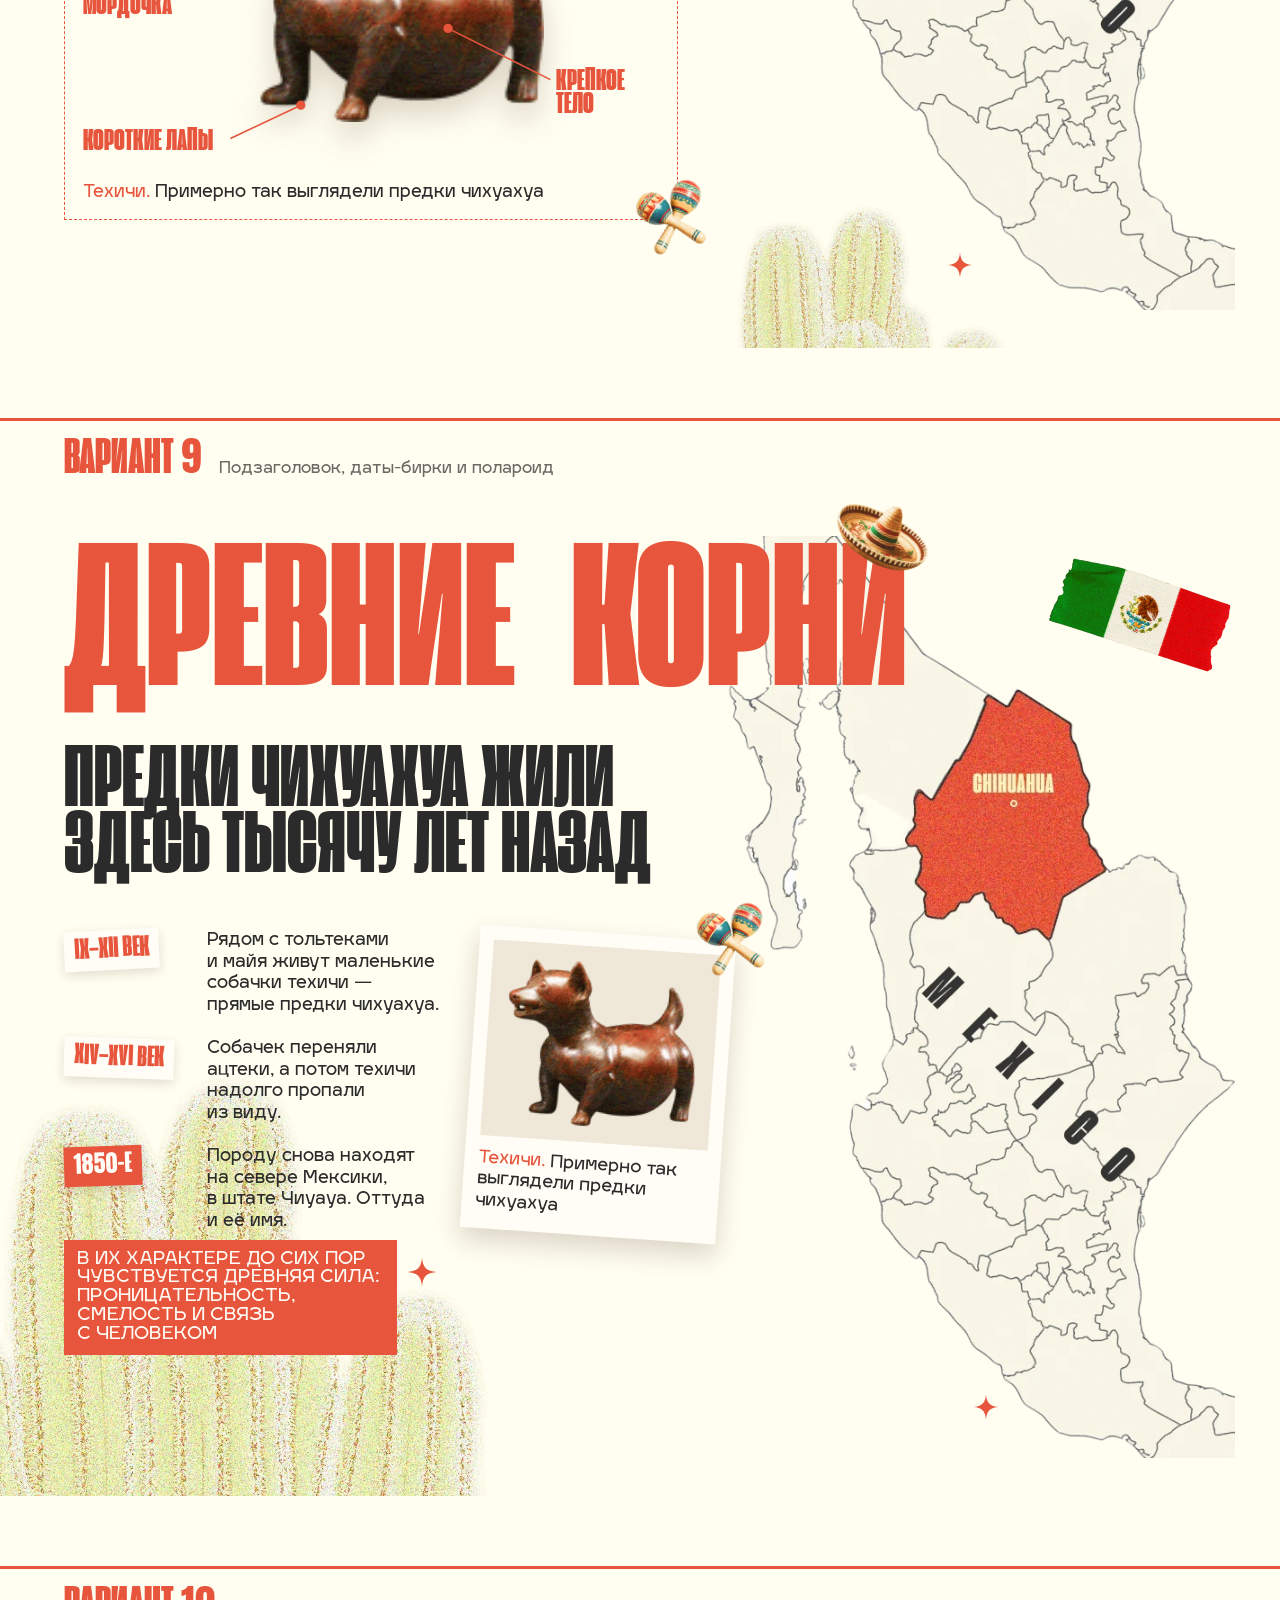
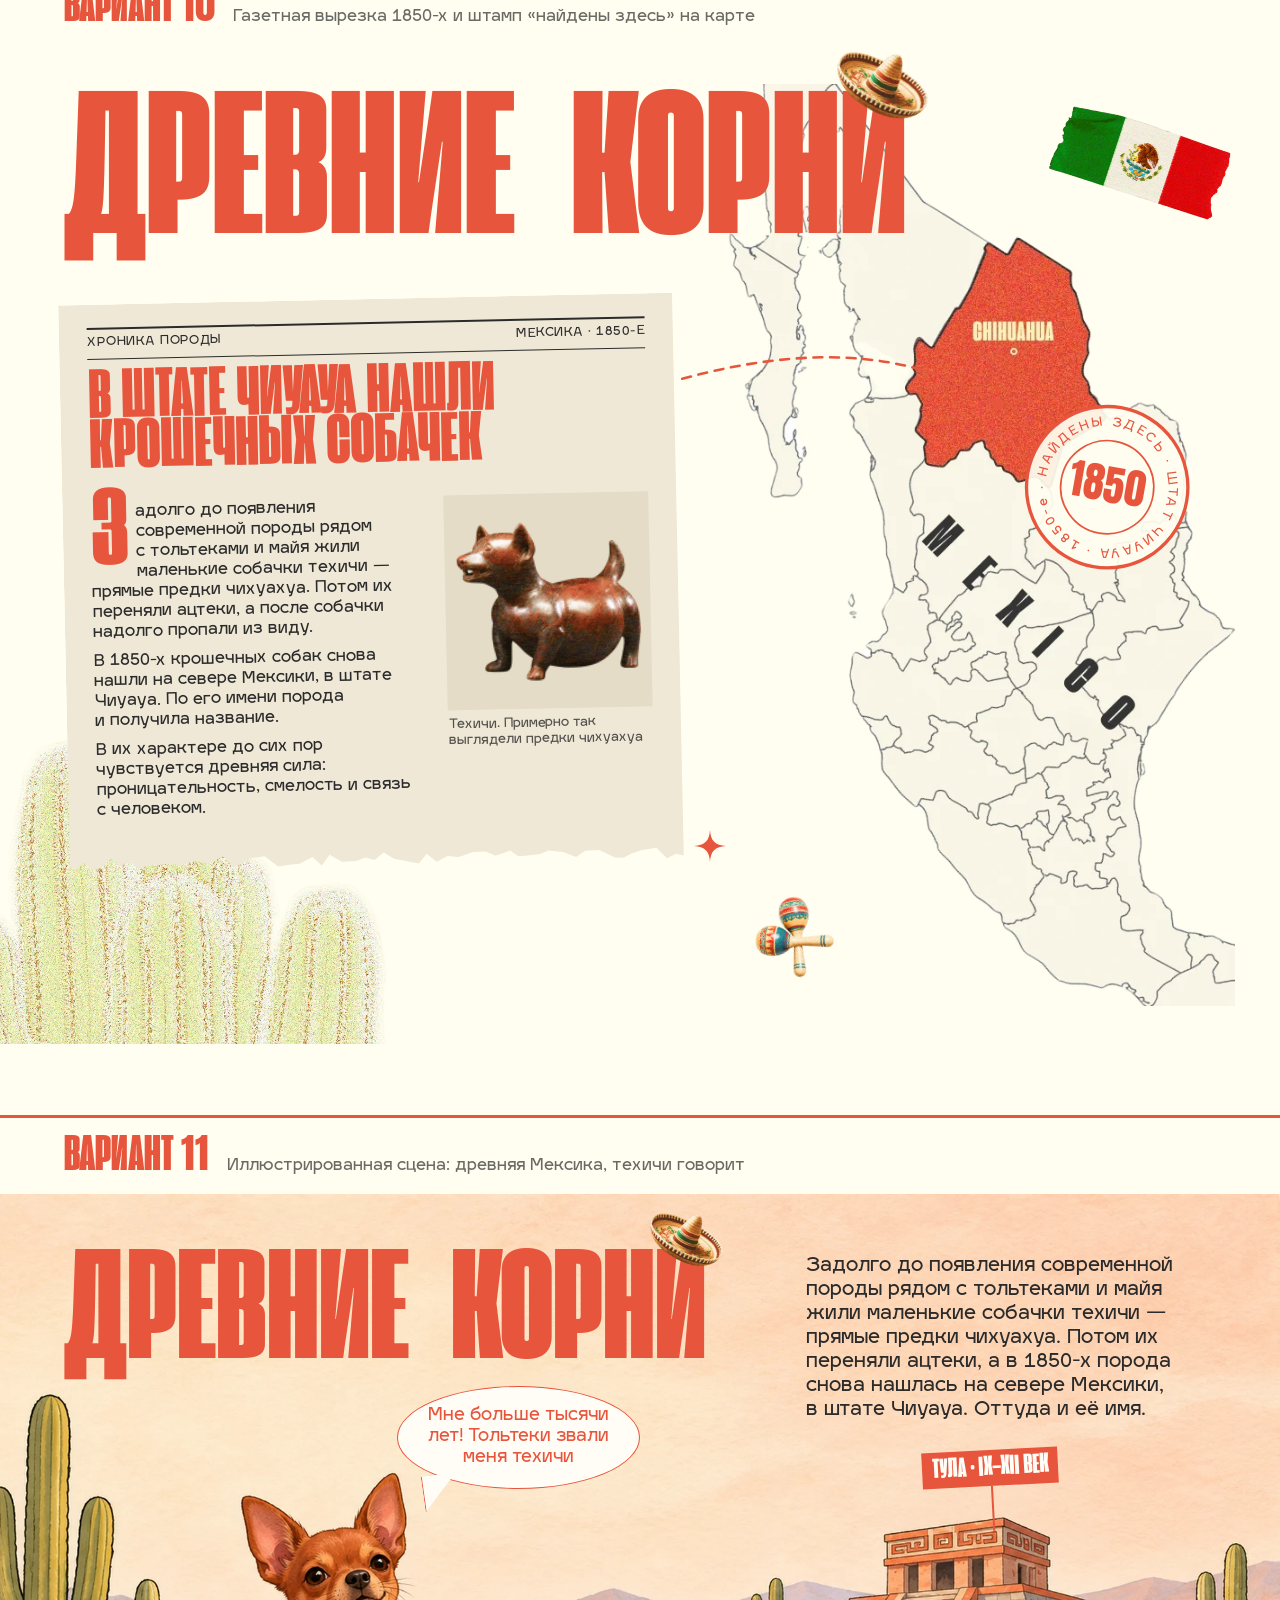
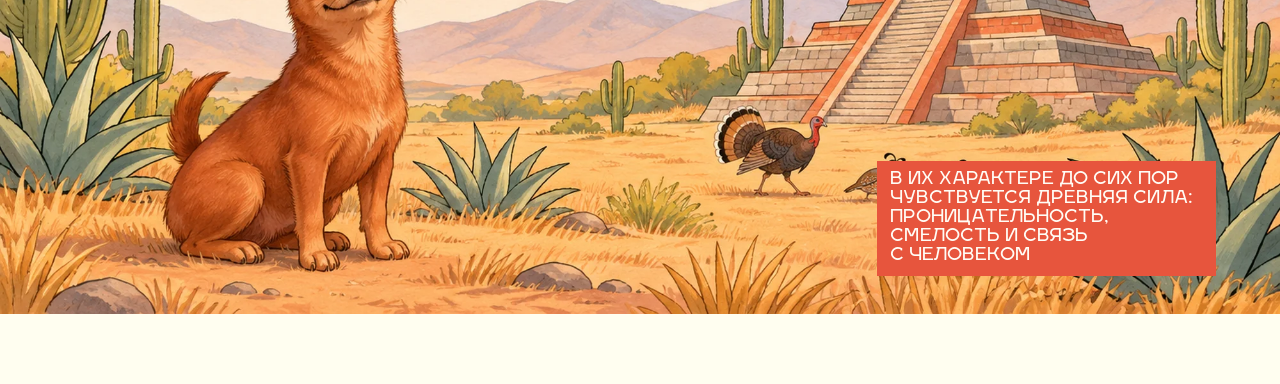
<file: history-variants.html>
<!doctype html>
<html lang="ru">
<head>
<meta charset="utf-8">
<meta name="viewport" content="width=device-width, initial-scale=1">
<title>Древние корни — варианты</title>
<meta name="robots" content="noindex">
<link rel="preconnect" href="https://fonts.gstatic.com" crossorigin>
<link href="https://fonts.googleapis.com/css2?family=Anton&text=0123456789&display=swap" rel="stylesheet">
<link rel="stylesheet" href="styles.css?v=15">
<style>
/* Варианты блока «Древние корни». Сетка как на сайте: 1 единица = 1px макета шириной 2000 */
.vhead {
  display: flex; align-items: baseline; gap: 18px; flex-wrap: wrap;
  margin: 0; padding: 22px max(16px, 5vw) 18px;
  border-top: 3px solid var(--red);
  font: 400 16px/1.3 var(--body);
}
.vhead b { font: 400 34px/1 var(--display); font-size-adjust: cap-height 1.0325; color: var(--red); text-transform: uppercase; }
.vhead span { color: var(--ink); opacity: .7; }
.vb { position: relative; width: 100%; container-type: inline-size; overflow: hidden; margin-bottom: 70px; }
.vb > * { position: absolute; margin: 0; }
.vb { --u: calc(100cqw / 2000); }
.vb .d { color: var(--red); }
.t { font-family: var(--body); font-size: calc(27 * var(--u)); line-height: 1.25; }
.cap { font-family: var(--body); text-transform: uppercase; font-size: calc(19 * var(--u)); letter-spacing: .04em; line-height: 1.3; }
.vb .star { left: calc(var(--x) * var(--u)); top: calc(var(--y) * var(--u)); width: calc(var(--s) * var(--u)); height: calc(var(--s) * var(--u)); }
.vb img { height: auto; max-width: none; }

/* ---------- 1. Техичи на буквах ---------- */
.v1 { aspect-ratio: 2000 / 1300; }
.v1 .l1, .v1 .l2 { left: 0; right: 0; text-align: center; font-size: calc(330 * var(--u) * var(--k)); white-space: nowrap; }
.v1 .l1 { top: calc(120 * var(--u)); }
.v1 .l2 { top: calc(520 * var(--u)); }
.v1 .fig { left: calc(1000 * var(--u) - 330 * var(--u)); bottom: calc(40 * var(--u)); width: calc(660 * var(--u)); z-index: 3; filter: drop-shadow(0 calc(30 * var(--u)) calc(30 * var(--u)) rgba(80,40,20,.18)); }
.v1 .side { width: calc(460 * var(--u)); display: flex; flex-direction: column; gap: calc(18 * var(--u)); z-index: 4; }
.v1 .side .d { font-size: calc(46 * var(--u) * var(--k)); }
.v1 .side--l { left: calc(100 * var(--u)); top: calc(930 * var(--u)); }
.v1 .side--r { right: calc(100 * var(--u)); top: calc(930 * var(--u)); text-align: right; align-items: flex-end; }
.v1 .tiny-l { left: calc(100 * var(--u)); top: calc(150 * var(--u)); width: calc(250 * var(--u)); color: var(--red); }
.v1 .tiny-r { right: calc(100 * var(--u)); top: calc(560 * var(--u)); width: calc(250 * var(--u)); text-align: right; color: var(--red); }
.v1 .flag { left: calc(110 * var(--u)); top: calc(500 * var(--u)); width: calc(330 * var(--u)); rotate: -8deg; z-index: 2; }
.v1 .mar { left: calc(380 * var(--u)); top: calc(640 * var(--u)); width: calc(110 * var(--u)); rotate: 14deg; z-index: 2; }
.v1 .map { right: calc(60 * var(--u)); top: calc(110 * var(--u)); width: calc(400 * var(--u)); opacity: .9; }
.v1 .som { left: calc(1310 * var(--u)); top: calc(445 * var(--u)); width: calc(190 * var(--u)); rotate: 14deg; z-index: 2; }

/* ---------- 2. Строки с картинками ---------- */
.v2 { aspect-ratio: 2000 / 1280; }
.v2 .rub { left: calc(100 * var(--u)); right: calc(100 * var(--u)); top: calc(50 * var(--u)); display: flex; justify-content: space-between; align-items: flex-end; padding-bottom: calc(18 * var(--u)); border-bottom: calc(3 * var(--u)) solid var(--red); }
.v2 .rub .d { font-size: calc(40 * var(--u) * var(--k)); }
.v2 .lines { left: calc(80 * var(--u)); right: calc(80 * var(--u)); top: calc(190 * var(--u)); display: flex; flex-direction: column; gap: calc(52 * var(--u)); }
.v2 .ln { display: flex; justify-content: center; align-items: center; gap: calc(34 * var(--u)); }
.v2 .ln .d { font-size: calc(170 * var(--u) * var(--k)); white-space: nowrap; }
.v2 .pill { display: block; flex: none; width: calc(360 * var(--u)); height: calc(170 * var(--u)); border-radius: 999px; overflow: hidden; background: var(--peach); position: relative; }
.v2 .pill img { position: absolute; inset: 0; width: 100%; height: 100%; object-fit: cover; }
.v2 .pill--fig img { object-fit: contain; padding: calc(12 * var(--u)); }
.v2 .pill--cac img { object-position: 50% 20%; }
.v2 .list { left: calc(100 * var(--u)); right: calc(100 * var(--u)); top: calc(890 * var(--u)); display: grid; grid-template-columns: repeat(4, 1fr); gap: calc(50 * var(--u)); }
.v2 .it { border-top: calc(3 * var(--u)) solid var(--red); padding-top: calc(22 * var(--u)); display: flex; flex-direction: column; gap: calc(18 * var(--u)); }
.v2 .it .n { font-size: calc(80 * var(--u) * var(--k)); }
.v2 .it h3 { color: var(--ink); font-size: calc(36 * var(--u) * var(--k)); }
.v2 .star { z-index: 2; }

/* ---------- 3. Журнальный разворот ---------- */
.v3 { aspect-ratio: 2000 / 1300; }
.v3 .fold { left: calc(940 * var(--u)); width: calc(120 * var(--u)); top: 0; bottom: 0; background: linear-gradient(90deg, transparent, rgba(60,30,10,.08) 48%, rgba(60,30,10,.16) 50%, rgba(60,30,10,.08) 52%, transparent); }
.v3 .rub { top: calc(60 * var(--u)); font-size: calc(30 * var(--u) * var(--k)); }
.v3 .rub--l { left: calc(100 * var(--u)); }
.v3 .rub--r { right: calc(100 * var(--u)); }
.v3 .folio { bottom: calc(50 * var(--u)); font-family: var(--body); font-size: calc(20 * var(--u)); }
.v3 .folio--l { left: calc(100 * var(--u)); }
.v3 .folio--r { right: calc(100 * var(--u)); }
.v3 .ttl { left: calc(100 * var(--u)); top: calc(150 * var(--u)); font-size: calc(200 * var(--u) * var(--k)); }
.v3 .som { left: calc(640 * var(--u)); top: calc(355 * var(--u)); width: calc(150 * var(--u)); rotate: 12deg; }
.v3 .col { left: calc(100 * var(--u)); top: calc(700 * var(--u)); width: calc(460 * var(--u)); display: flex; flex-direction: column; gap: calc(20 * var(--u)); }
.v3 .drop { float: left; font: 400 calc(150 * var(--u) * var(--k))/1 var(--display); font-size-adjust: cap-height 1.0325; color: var(--red); margin: calc(6 * var(--u)) calc(14 * var(--u)) 0 0; text-box: trim-both cap alphabetic; }
.v3 .fig { left: calc(620 * var(--u)); top: calc(660 * var(--u)); width: calc(270 * var(--u)); }
.v3 .note { background: var(--white); padding: calc(22 * var(--u)) calc(26 * var(--u)); box-shadow: 0 calc(8 * var(--u)) calc(24 * var(--u)) rgba(60,30,10,.12); display: flex; flex-direction: column; gap: calc(10 * var(--u)); z-index: 3; }
.v3 .note .d { font-size: calc(44 * var(--u) * var(--k)); }
.v3 .note::before { content: ""; position: absolute; left: 50%; top: calc(-16 * var(--u)); width: calc(110 * var(--u)); height: calc(32 * var(--u)); translate: -50% 0; background: rgba(241,210,188,.85); rotate: -3deg; }
.v3 .n1 { left: calc(600 * var(--u)); top: calc(930 * var(--u)); width: calc(320 * var(--u)); rotate: -3deg; }
.v3 .map { left: calc(1040 * var(--u)); top: calc(140 * var(--u)); width: calc(880 * var(--u)); }
.v3 .n2 { left: calc(1070 * var(--u)); top: calc(560 * var(--u)); width: calc(330 * var(--u)); rotate: 2.5deg; }
.v3 .pin { left: calc(1395 * var(--u)); top: calc(585 * var(--u)); width: calc(250 * var(--u)); height: calc(3 * var(--u)); background: var(--red); rotate: -30deg; transform-origin: 0 0; z-index: 3; }
.v3 .n3 { left: calc(1080 * var(--u)); top: calc(880 * var(--u)); width: calc(350 * var(--u)); rotate: -2deg; }
.v3 .flag { right: calc(110 * var(--u)); top: calc(890 * var(--u)); width: calc(300 * var(--u)); rotate: 6deg; z-index: 2; }
.v3 .mar { right: calc(90 * var(--u)); top: calc(1010 * var(--u)); width: calc(100 * var(--u)); rotate: -12deg; z-index: 2; }
.v3 .cac { left: 0; bottom: 0; width: calc(330 * var(--u)); opacity: .45; }

/* ---------- 4. Как сейчас: заголовок с сомбреро, карта справа, текст слева ---------- */
.v4 { aspect-ratio: 2000 / 1427; }
.v4 .map { right: calc(30 * var(--u)); top: calc(40 * var(--u)); width: calc(960 * var(--u)); z-index: 0; }
.v4 .ttl { left: calc(100 * var(--u)); top: calc(77 * var(--u)); font-size: calc(222 * var(--u) * var(--k)); white-space: nowrap; z-index: 2; }
.v4 .som { top: calc(10 * var(--u)); width: calc(150 * var(--u)); rotate: 10deg; z-index: 3; }
.v4 .lead { left: calc(100 * var(--u)); top: calc(375 * var(--u)); width: calc(840 * var(--u)); font-family: var(--body); font-size: calc(30 * var(--u)); line-height: 1.25; }
.v4 .lead::first-letter { color: var(--red); }
.v4 .fig { left: calc(100 * var(--u)); top: calc(650 * var(--u)); width: calc(230 * var(--u)); }
.v4 .figcap { left: calc(360 * var(--u)); top: calc(665 * var(--u)); width: calc(330 * var(--u)); }
.v4 .figcap .d { font-size: calc(34 * var(--u) * var(--k)); margin-bottom: calc(14 * var(--u)); }
.v4 .flag { left: calc(720 * var(--u)); top: calc(650 * var(--u)); width: calc(250 * var(--u)); rotate: -6deg; }
.v4 .mar { left: calc(900 * var(--u)); top: calc(755 * var(--u)); width: calc(85 * var(--u)); rotate: 16deg; }
.v4 .tl { left: calc(100 * var(--u)); top: calc(930 * var(--u)); width: calc(900 * var(--u)); display: grid; grid-template-columns: 1fr 1fr; gap: calc(40 * var(--u)) calc(60 * var(--u)); }
.v4 .ev { border-top: calc(3 * var(--u)) solid var(--red); padding-top: calc(18 * var(--u)); display: flex; flex-direction: column; gap: calc(14 * var(--u)); }
.v4 .ev .d { font-size: calc(50 * var(--u) * var(--k)); }
.v4 .t { font-size: calc(25 * var(--u)); }
.v4 .pin { left: calc(1310 * var(--u)); top: calc(355 * var(--u)); width: calc(180 * var(--u)); height: calc(3 * var(--u)); background: var(--red); rotate: 25deg; transform-origin: 0 0; z-index: 2; }
.v4 .tag { right: calc(470 * var(--u)); top: calc(250 * var(--u)); z-index: 2; }
.v4 .tag .d { font-size: calc(30 * var(--u) * var(--k)); }
.v4 .quote { left: calc(1080 * var(--u)); bottom: calc(80 * var(--u)); width: calc(560 * var(--u)); background: var(--red); color: var(--white); font: 400 calc(30 * var(--u))/1.05 var(--body); text-transform: uppercase; padding: calc(16 * var(--u)) calc(20 * var(--u)); z-index: 3; }
.v4 .cac { left: calc(1000 * var(--u)); bottom: 0; width: calc(520 * var(--u)); opacity: .45; z-index: 1; }
.v4 .star { z-index: 3; }

/* общая карта: в файле карта занимает правую половину (x 470–1032 из 1032), левая — пустая */
.vb .bigmap { z-index: 0; pointer-events: none; }

/* ---------- 5. Карта-постер ---------- */
.v5 { aspect-ratio: 2000 / 1560; }
.v5 .bigmap { left: calc(479 * var(--u)); top: calc(60 * var(--u)); width: calc(1451 * var(--u)); }
.v5 .ttl, .v6 .ttl, .v7 .ttl, .v8 .ttl, .v9 .ttl, .v10 .ttl { left: calc(100 * var(--u)); top: calc(77 * var(--u)); font-size: calc(222 * var(--u) * var(--k)); white-space: nowrap; z-index: 2; }
.v5 .som, .v6 .som, .v7 .som, .v8 .som, .v9 .som, .v10 .som { top: calc(10 * var(--u)); width: calc(150 * var(--u)); rotate: 10deg; z-index: 3; }
.v5 .lead, .v6 .lead, .v7 .lead, .v8 .lead { left: calc(100 * var(--u)); top: calc(375 * var(--u)); width: calc(780 * var(--u)); font-family: var(--body); font-size: calc(30 * var(--u)); line-height: 1.25; z-index: 2; }
.v5 .year { left: calc(92 * var(--u)); top: calc(640 * var(--u)); font-size: calc(260 * var(--u) * var(--k)); z-index: 2; }
.v5 .yearcap { left: calc(100 * var(--u)); top: calc(945 * var(--u)); width: calc(500 * var(--u)); z-index: 2; }
.v5 .fig { left: calc(700 * var(--u)); top: calc(930 * var(--u)); width: calc(430 * var(--u)); z-index: 3; filter: drop-shadow(0 calc(24 * var(--u)) calc(24 * var(--u)) rgba(80,40,20,.2)); }
.v5 .figcap { left: calc(740 * var(--u)); top: calc(1330 * var(--u)); width: calc(420 * var(--u)); z-index: 3; }
.v5 .flag { left: calc(1640 * var(--u)); top: calc(110 * var(--u)); width: calc(280 * var(--u)); rotate: 8deg; z-index: 2; }
.v5 .mar { left: calc(1200 * var(--u)); top: calc(1300 * var(--u)); width: calc(120 * var(--u)); rotate: -14deg; z-index: 2; }
.v5 .quote, .v6 .quote { background: var(--red); color: var(--white); font: 400 calc(28 * var(--u))/1.05 var(--body); text-transform: uppercase; padding: calc(16 * var(--u)) calc(20 * var(--u)); z-index: 3; }
.v5 .cac { left: calc(-20 * var(--u)); bottom: 0; width: calc(700 * var(--u)); z-index: 0; pointer-events: none; }
.v5 .cac--2 { left: calc(560 * var(--u)); width: calc(720 * var(--u)); }
.v5 .quote { left: calc(100 * var(--u)); top: calc(1250 * var(--u)); width: calc(500 * var(--u)); }

/* ---------- 6. Лупа на карте ---------- */
.v6 { aspect-ratio: 2000 / 1427; }
.v6 .bigmap { left: calc(418 * var(--u)); top: calc(60 * var(--u)); width: calc(1496 * var(--u)); }
.v6 .lens { left: calc(560 * var(--u)); top: calc(620 * var(--u)); width: calc(560 * var(--u)); height: calc(560 * var(--u)); border-radius: 50%; border: calc(8 * var(--u)) solid var(--red); background: var(--bg) url("assets/map.webp") no-repeat; background-size: calc(1032 * 1.75 * var(--u)) auto; background-position: calc(272 * var(--u) - 778 * 1.75 * var(--u)) calc(272 * var(--u) - 305 * 1.75 * var(--u)); z-index: 3; box-shadow: 0 calc(20 * var(--u)) calc(50 * var(--u)) rgba(80,40,20,.18); }
.v6 .lens-ln { left: calc(1095 * var(--u)); top: calc(760 * var(--u)); width: calc(330 * var(--u)); height: calc(4 * var(--u)); background: var(--red); rotate: -33deg; transform-origin: 0 0; z-index: 2; }
.v6 .lens-tag { left: calc(700 * var(--u)); top: calc(1150 * var(--u)); background: var(--red); color: var(--white); padding: calc(10 * var(--u)) calc(18 * var(--u)); z-index: 4; font-size: calc(32 * var(--u) * var(--k)); }
.v6 .fig { left: calc(100 * var(--u)); top: calc(640 * var(--u)); width: calc(360 * var(--u)); z-index: 2; }
.v6 .figcap { left: calc(100 * var(--u)); top: calc(960 * var(--u)); width: calc(420 * var(--u)); z-index: 2; }
.v6 .figcap .d, .v5 .figcap .d { font-size: calc(36 * var(--u) * var(--k)); margin-bottom: calc(12 * var(--u)); }
.v6 .quote { left: calc(100 * var(--u)); top: calc(1200 * var(--u)); width: calc(470 * var(--u)); }

/* ---------- 7. Маршрут по карте ---------- */
.v7 { aspect-ratio: 2000 / 1427; }
.v7 .bigmap { left: calc(345 * var(--u)); top: calc(30 * var(--u)); width: calc(1548 * var(--u)); }
.v7 .route { left: 0; top: 0; width: 100%; height: 100%; z-index: 1; overflow: visible; }
.v7 .mk { width: calc(84 * var(--u)); height: calc(84 * var(--u)); translate: -50% -50%; border-radius: 50%; background: var(--red); color: var(--white); display: grid; place-items: center; font: 400 calc(46 * var(--u) * var(--k))/1 var(--display); font-size-adjust: cap-height 1.0325; z-index: 3; box-shadow: 0 0 0 calc(8 * var(--u)) rgba(231,85,61,.25); }
.v7 .mk-l { z-index: 3; background: var(--white); padding: calc(8 * var(--u)) calc(14 * var(--u)); font-size: calc(28 * var(--u) * var(--k)); box-shadow: 0 calc(6 * var(--u)) calc(16 * var(--u)) rgba(60,30,10,.12); }
.v7 .steps { left: calc(100 * var(--u)); top: calc(620 * var(--u)); width: calc(800 * var(--u)); display: flex; flex-direction: column; gap: calc(44 * var(--u)); z-index: 2; }
.v7 .st { display: grid; grid-template-columns: calc(84 * var(--u)) 1fr; gap: calc(28 * var(--u)); align-items: start; }
.v7 .st .mk { position: static; translate: none; }
.v7 .st .d { font-size: calc(46 * var(--u) * var(--k)); margin-bottom: calc(12 * var(--u)); }
.v7 .fig { left: calc(720 * var(--u)); top: calc(360 * var(--u)); width: calc(250 * var(--u)); z-index: 2; rotate: -4deg; }
.v7 .lead { width: calc(580 * var(--u)); }

/* ---------- общее для 8–10: карта, флаг, кактусы как в 5 ---------- */
.v8, .v9, .v10 { aspect-ratio: 2000 / 1560; }
.v8 .bigmap, .v9 .bigmap, .v10 .bigmap { left: calc(479 * var(--u)); top: calc(60 * var(--u)); width: calc(1451 * var(--u)); }
.v8 .flag, .v9 .flag, .v10 .flag { left: calc(1640 * var(--u)); top: calc(110 * var(--u)); width: calc(280 * var(--u)); rotate: 8deg; z-index: 2; }
.v8 .mar, .v9 .mar, .v10 .mar { width: calc(120 * var(--u)); z-index: 4; }
.v8 .cac, .v9 .cac, .v10 .cac { bottom: 0; z-index: 1; pointer-events: none; }
.stamp { z-index: 3; overflow: visible; }
.stamp .ring { fill: var(--bg); fill-opacity: .92; stroke: var(--red); }
.stamp text { fill: var(--red); }

/* ---------- 8. Экспонат ---------- */
.v8 .card { left: calc(100 * var(--u)); top: calc(640 * var(--u)); width: calc(960 * var(--u)); height: calc(720 * var(--u)); border: calc(3 * var(--u)) dashed var(--red); box-sizing: border-box; z-index: 2; }
.v8 .card-top { left: calc(130 * var(--u)); top: calc(668 * var(--u)); width: calc(900 * var(--u)); display: flex; justify-content: space-between; color: var(--red); z-index: 3; }
.v8 .fig { left: calc(330 * var(--u)); top: calc(760 * var(--u)); width: calc(520 * var(--u)); z-index: 3; filter: drop-shadow(0 calc(24 * var(--u)) calc(24 * var(--u)) rgba(80,40,20,.2)); }
.v8 .callouts { left: 0; top: 0; width: 100%; height: 100%; z-index: 3; pointer-events: none; }
.v8 .lbl { z-index: 3; font-size: calc(34 * var(--u) * var(--k)); white-space: nowrap; line-height: 1.1; }
.v8 .card-cap { left: calc(130 * var(--u)); top: calc(1300 * var(--u)); width: calc(900 * var(--u)); z-index: 3; }
.v8 .card-cap b { color: var(--red); font-weight: 400; }
.v8 .stamp { left: calc(1620 * var(--u)); top: calc(540 * var(--u)); width: calc(250 * var(--u)); height: calc(250 * var(--u)); rotate: -12deg; }
.v8 .mar { left: calc(990 * var(--u)); top: calc(1290 * var(--u)); rotate: 18deg; }
.v8 .cac { left: calc(1000 * var(--u)); width: calc(640 * var(--u)); }

/* ---------- 9. Скобки, даты-бирки и полароид ---------- */
.v9 .head2 { color: var(--ink); left: calc(100 * var(--u)); top: calc(395 * var(--u)); width: calc(1050 * var(--u)); font-size: calc(96 * var(--u) * var(--k)); line-height: 1.12; z-index: 2; }
.v9 .pill { display: inline-block; width: calc(210 * var(--u)); height: calc(86 * var(--u)); border-radius: 999px; background: var(--white); vertical-align: calc(-4 * var(--u)); box-shadow: 0 calc(6 * var(--u)) calc(16 * var(--u)) rgba(60,30,10,.12); position: relative; overflow: hidden; margin: 0 calc(6 * var(--u)); }
.v9 .pill img { position: absolute; left: 50%; top: 52%; width: calc(112 * var(--u)); translate: -50% -50%; }
.v9 .tl { left: calc(100 * var(--u)); top: calc(675 * var(--u)); width: calc(590 * var(--u)); display: flex; flex-direction: column; gap: calc(34 * var(--u)); z-index: 2; }
.v9 .ev { display: grid; grid-template-columns: calc(200 * var(--u)) 1fr; gap: calc(24 * var(--u)); align-items: start; }
.v9 .ev .t { margin: 0; }
.v9 .tag { justify-self: start; background: var(--white); color: var(--red); padding: calc(12 * var(--u)) calc(16 * var(--u)); font-size: calc(32 * var(--u) * var(--k)); box-shadow: 0 calc(6 * var(--u)) calc(16 * var(--u)) rgba(60,30,10,.14); white-space: nowrap; }
.v9 .ev:nth-child(1) .tag { rotate: -3deg; }
.v9 .ev:nth-child(2) .tag { rotate: 2deg; }
.v9 .ev:nth-child(3) .tag { rotate: -2deg; background: var(--red); color: var(--white); }
.v9 .pol { left: calc(735 * var(--u)); top: calc(680 * var(--u)); width: calc(400 * var(--u)); padding: calc(22 * var(--u)) calc(22 * var(--u)) calc(26 * var(--u)); box-sizing: border-box; background: var(--white); rotate: 4deg; z-index: 3; box-shadow: 0 calc(18 * var(--u)) calc(40 * var(--u)) rgba(60,30,10,.18); }
.v9 .pol .phx { background: #EFE8D8; aspect-ratio: 1 / .86; display: grid; place-items: center; }
.v9 .pol .phx img { width: 84%; }
.v9 .pol p { margin: calc(18 * var(--u)) 0 0; }
.v9 .pol b { color: var(--red); font-weight: 400; }
.v9 .quote { left: calc(100 * var(--u)); top: calc(1160 * var(--u)); width: calc(520 * var(--u)); background: var(--red); color: var(--white); font: 400 calc(28 * var(--u))/1.05 var(--body); text-transform: uppercase; padding: calc(16 * var(--u)) calc(20 * var(--u)); z-index: 3; }
.v9 .mar { left: calc(1085 * var(--u)); top: calc(625 * var(--u)); rotate: 22deg; }
.v9 .cac { z-index: 0; left: calc(-40 * var(--u)); width: calc(900 * var(--u)); }

/* ---------- 10. Газетная вырезка и штамп на карте ---------- */
.v10 .clip { left: calc(100 * var(--u)); top: calc(395 * var(--u)); width: calc(960 * var(--u)); padding: calc(36 * var(--u)) calc(44 * var(--u)) calc(64 * var(--u)); box-sizing: border-box; background: #EFE8D6; rotate: -1.2deg; z-index: 2; clip-path: polygon(0% 0%, 100% 0%, 100.0% 99.48%, 98.7% 99.13%, 97.2% 99.85%, 95.5% 97.98%, 93.2% 98.32%, 91.6% 98.82%, 90.1% 99.62%, 88.7% 99.53%, 86.2% 98.18%, 83.9% 98.24%, 82.4% 99.32%, 80.3% 98.39%, 77.9% 98.06%, 76.6% 98.67%, 74.5% 98.89%, 73.0% 98.96%, 71.7% 97.94%, 69.3% 98.80%, 67.7% 98.00%, 65.7% 98.06%, 63.3% 98.88%, 61.5% 98.68%, 59.7% 99.65%, 58.1% 98.21%, 56.8% 99.90%, 54.7% 99.38%, 52.8% 98.96%, 51.1% 97.81%, 49.6% 99.09%, 48.1% 98.61%, 46.6% 99.22%, 44.3% 99.29%, 42.3% 98.01%, 41.0% 99.86%, 39.5% 98.32%, 37.4% 99.48%, 35.7% 99.61%, 33.9% 99.91%, 31.7% 98.03%, 29.2% 98.38%, 26.6% 99.96%, 25.0% 97.87%, 22.8% 99.10%, 20.2% 98.63%, 17.9% 99.35%, 16.4% 99.02%, 15.0% 99.16%, 12.5% 99.27%, 11.3% 99.90%, 9.8% 98.28%, 8.1% 99.36%, 6.8% 97.84%, 5.0% 99.54%, 3.7% 99.88%, 2.3% 98.51%, 0.9% 99.91%, 0% 99%); }
.v10 .clipwrap { filter: drop-shadow(0 calc(14 * var(--u)) calc(22 * var(--u)) rgba(60,30,10,.16)); }
.v10 .clip-top { display: flex; justify-content: space-between; color: var(--ink); border-top: calc(4 * var(--u)) solid var(--ink); border-bottom: calc(1.5 * var(--u)) solid var(--ink); padding: calc(10 * var(--u)) 0; }
.v10 .clip h4 { margin: calc(26 * var(--u)) 0 calc(44 * var(--u)); font-size: calc(76 * var(--u) * var(--k)); line-height: 1.05; }
.v10 .clip-body { display: grid; grid-template-columns: 1fr calc(320 * var(--u)); gap: calc(36 * var(--u)); }
.v10 .clip-body .t { font-size: calc(25 * var(--u)); margin: 0 0 calc(14 * var(--u)); }
.v10 .drop { float: left; font: 400 calc(118 * var(--u) * var(--k))/.8 var(--display); font-size-adjust: cap-height 1.0325; color: var(--red); margin: calc(6 * var(--u)) calc(12 * var(--u)) 0 0; }
.v10 .phx { background: #E4DCC6; aspect-ratio: 1 / 1.05; display: grid; place-items: center; }
.v10 .phx img { width: 90%; }
.v10 .ph-cap { font-size: calc(20 * var(--u)) !important; margin-top: calc(10 * var(--u)) !important; opacity: .8; }
.v10 .lnk { left: 0; top: 0; width: 100%; height: 100%; z-index: 2; pointer-events: none; }
.v10 .stamp { left: calc(1600 * var(--u)); top: calc(560 * var(--u)); width: calc(260 * var(--u)); height: calc(260 * var(--u)); rotate: 10deg; }
.v10 .mar { left: calc(1180 * var(--u)); top: calc(1330 * var(--u)); rotate: -14deg; }
.v10 .cac { left: calc(-20 * var(--u)); width: calc(700 * var(--u)); z-index: 1; }

/* ---------- 11. Иллюстрированная сцена ---------- */
.v11 { aspect-ratio: 2000 / 1125; background: url("assets/history-scene.webp") center / cover no-repeat; }
.v11 .ttl { left: calc(100 * var(--u)); top: calc(90 * var(--u)); font-size: calc(170 * var(--u) * var(--k)); white-space: nowrap; z-index: 2; }
.v11 .som { top: calc(30 * var(--u)); width: calc(120 * var(--u)); rotate: 10deg; z-index: 3; }
.v11 .lead { left: calc(1260 * var(--u)); top: calc(96 * var(--u)); width: calc(640 * var(--u)); font-family: var(--body); font-size: calc(30 * var(--u)); line-height: 1.25; color: var(--ink); z-index: 2; }
.v11 .bubble { left: calc(620 * var(--u)); top: calc(300 * var(--u)); width: calc(380 * var(--u)); padding: calc(30 * var(--u)) calc(34 * var(--u)); box-sizing: border-box; background: var(--white); border: calc(3 * var(--u)) solid var(--red); border-radius: 50%; text-align: center; color: var(--red); font: 400 calc(27 * var(--u))/1.2 var(--body); z-index: 3; }
.v11 .bubble::after { content: ""; position: absolute; left: calc(40 * var(--u)); bottom: calc(-34 * var(--u)); width: calc(56 * var(--u)); height: calc(56 * var(--u)); background: var(--white); border: solid var(--red); border-width: 0 0 calc(3 * var(--u)) calc(3 * var(--u)); clip-path: polygon(0 0, 100% 0, 0 100%); rotate: -8deg; }
.v11 .pin { left: calc(1440 * var(--u)); top: calc(400 * var(--u)); background: var(--red); color: var(--white); padding: calc(10 * var(--u)) calc(16 * var(--u)); font-size: calc(30 * var(--u) * var(--k)); white-space: nowrap; z-index: 3; rotate: -3deg; }
.v11 .pin::after { content: ""; position: absolute; left: 50%; top: 100%; width: calc(3 * var(--u)); height: calc(70 * var(--u)); background: var(--red); }
.v11 .quote { left: calc(1370 * var(--u)); bottom: calc(60 * var(--u)); width: calc(530 * var(--u)); background: var(--red); color: var(--white); font: 400 calc(28 * var(--u))/1.05 var(--body); text-transform: uppercase; padding: calc(16 * var(--u)) calc(20 * var(--u)); z-index: 3; }
</style>
</head>
<body>

<!-- ===================== 1 ===================== -->
<h2 class="vhead"><b>Вариант 1</b><span>Техичи на буквах — как модель на обложке VOGUE</span></h2>
<section class="vb v1">
  <div class="d l1">Древние</div>
  <div class="d l2">корни</div>
  <img class="som" src="assets/sombrero.png" alt="">
  <img class="fig" src="assets/techichi.png" alt="Фигурка техичи">
  <p class="cap tiny-l">Тольтеки · майя · ацтеки — Мексика, IX–XVI века</p>
  <p class="cap tiny-r">Прямые предки чихуахуа</p>
  <img class="flag" src="assets/flag.png" alt="">
  <img class="mar" src="assets/maracas.png" alt="">
  <img class="map" src="assets/map.webp" alt="Карта Мексики">
  <div class="side side--l">
    <b class="d">Техичи</b>
    <p class="t">Задолго до появления современной породы рядом с&nbsp;народами тольтеков и&nbsp;майя жили маленькие собачки техичи&nbsp;— именно они считаются прямыми предками чихуахуа</p>
  </div>
  <div class="side side--r">
    <b class="d">В XIX веке...</b>
    <p class="t">Породу вновь открыли в&nbsp;мексиканском штате Чиуауа, откуда началось её стремительное покорение мира.</p>
  </div>
  <svg class="star" style="--x:560;--y:300;--s:60" aria-hidden="true"><use href="#star"/></svg>
  <svg class="star" style="--x:1480;--y:150;--s:40" aria-hidden="true"><use href="#star"/></svg>
  <svg class="star" style="--x:620;--y:1050;--s:46" aria-hidden="true"><use href="#star"/></svg>
  <svg class="star" style="--x:1420;--y:880;--s:70" aria-hidden="true"><use href="#star"/></svg>
</section>

<!-- ===================== 2 ===================== -->
<h2 class="vhead"><b>Вариант 2</b><span>Строки с картинками — как «Culture [фото] alive» у VOGUE, ниже даты списком</span></h2>
<section class="vb v2">
  <div class="rub"><b class="d">История</b><span class="cap">Special Edition · стр. 02</span></div>
  <div class="lines">
    <div class="ln"><span class="d">Тольтеки</span><span class="pill pill--fig"><img src="assets/techichi.png" alt="Техичи"></span><span class="d">и майя</span></div>
    <div class="ln"><span class="d">Мексика</span><span class="pill"><img src="assets/flag.png" alt="Флаг Мексики"></span><span class="d">Чиуауа</span></div>
    <div class="ln"><span class="d">1850</span><span class="pill pill--cac"><img src="assets/cactus.png" alt="Кактус"></span><span class="d">1904</span></div>
  </div>
  <div class="list">
    <div class="it"><b class="d n">01</b><h3 class="d">IX–XII век</h3><p class="t">Рядом с&nbsp;тольтеками и&nbsp;майя живут маленькие собачки техичи&nbsp;— прямые предки чихуахуа.</p></div>
    <div class="it"><b class="d n">02</b><h3 class="d">Древняя сила</h3><p class="t">Проницательность, смелость и&nbsp;связь с&nbsp;человеком чувствуются в&nbsp;характере до&nbsp;сих пор.</p></div>
    <div class="it"><b class="d n">03</b><h3 class="d">1850-е</h3><p class="t">Породу вновь открывают в&nbsp;мексиканском штате Чиуауа&nbsp;— отсюда и&nbsp;её имя.</p></div>
    <div class="it"><b class="d n">04</b><h3 class="d">1904</h3><p class="t">Первую чихуахуа записывают в&nbsp;реестр, и&nbsp;порода начинает покорять мир.</p></div>
  </div>
  <svg class="star" style="--x:110;--y:560;--s:56" aria-hidden="true"><use href="#star"/></svg>
  <svg class="star" style="--x:1890;--y:330;--s:44" aria-hidden="true"><use href="#star"/></svg>
</section>

<!-- ===================== 3 ===================== -->
<h2 class="vhead"><b>Вариант 3</b><span>Журнальный разворот — две страницы, заметки на полях</span></h2>
<section class="vb v3">
  <div class="fold"></div>
  <b class="d rub rub--l">История</b>
  <span class="cap rub rub--r" style="font-size:calc(19 * var(--u))">Special Edition</span>
  <span class="folio folio--l">12</span><span class="folio folio--r">13</span>
  <h3 class="d ttl">Древние<br>корни</h3>
  <img class="som" src="assets/sombrero.png" alt="">
  <div class="col">
    <p class="t"><span class="drop">З</span>адолго до появления современной породы рядом с&nbsp;народами тольтеков и&nbsp;майя жили маленькие собачки техичи&nbsp;— именно они считаются прямыми предками чихуахуа.</p>
    <p class="t">В&nbsp;их характере до сих пор чувствуется древняя сила: проницательность, смелость и&nbsp;врождённая связь с&nbsp;человеком.</p>
  </div>
  <img class="fig" src="assets/techichi.png" alt="Фигурка техичи">
  <div class="note n1"><b class="d">Техичи</b><p class="t">Так называли маленьких собачек тольтеков</p></div>
  <img class="cac" src="assets/cactus.png" alt="">
  <img class="map" src="assets/map.webp" alt="Карта Мексики, штат Чиуауа выделен">
  <i class="pin"></i>
  <div class="note n2"><b class="d">1850-е</b><p class="t">Породу вновь открыли в&nbsp;штате Чиуауа</p></div>
  <div class="note n3"><b class="d">1904</b><p class="t">Первая чихуахуа в&nbsp;реестре&nbsp;— начало покорения мира</p></div>
  <img class="flag" src="assets/flag.png" alt="">
  <img class="mar" src="assets/maracas.png" alt="">
</section>

<!-- ===================== 4 ===================== -->
<h2 class="vhead"><b>Вариант 4</b><span>Заголовок с сомбреро и карта справа, как сейчас; слева текст и даты</span></h2>
<section class="vb v4">
  <img class="map" src="assets/map.webp" alt="Карта Мексики, штат Чиуауа выделен">
  <h3 class="d ttl">Древние&nbsp; корни</h3>
  <img class="som" src="assets/sombrero.png" alt="">
  <p class="lead">Задолго до появления современной породы рядом с&nbsp;тольтеками и&nbsp;майя жили маленькие собачки техичи&nbsp;— прямые предки чихуахуа. Позже их переняли ацтеки, а&nbsp;в&nbsp;XIX веке порода снова нашлась на севере Мексики.</p>
  <img class="fig" src="assets/techichi.png" alt="Глиняная фигурка собаки">
  <div class="figcap"><b class="d">Глиняные собаки</b><p class="t">Такие фигурки находят в&nbsp;древних захоронениях Западной Мексики. Некоторым из&nbsp;них около 2000 лет</p></div>
  <img class="flag" src="assets/flag.png" alt="">
  <img class="mar" src="assets/maracas.png" alt="">
  <div class="tl">
    <div class="ev"><b class="d">IX–XII век</b><p class="t">Тольтеки держат техичи&nbsp;— маленьких тихих собачек, которых считали спутниками и&nbsp;хранителями дома.</p></div>
    <div class="ev"><b class="d">1850-е</b><p class="t">Собачек находят в&nbsp;мексиканском штате Чиуауа&nbsp;— отсюда и&nbsp;название породы.</p></div>
    <div class="ev"><b class="d">1904</b><p class="t">Первую чихуахуа записывают в&nbsp;реестр Американского клуба собаководства.</p></div>
    <div class="ev"><b class="d">1923</b><p class="t">В&nbsp;США появляется первый клуб любителей породы&nbsp;— начинается её мировая слава.</p></div>
  </div>
  <img class="cac" src="assets/cactus-2.png" alt="">
  <p class="quote">В их характере до сих пор чувствуется древняя сила: проницательность, смелость и&nbsp;связь с&nbsp;человеком</p>
  <svg class="star" style="--x:1000;--y:420;--s:50" aria-hidden="true"><use href="#star"/></svg>
  <svg class="star" style="--x:1920;--y:1060;--s:70" aria-hidden="true"><use href="#star"/></svg>
  <svg class="star" style="--x:1000;--y:900;--s:40" aria-hidden="true"><use href="#star"/></svg>
</section>

<!-- ===================== 5 ===================== -->
<h2 class="vhead"><b>Вариант 5</b><span>Карта-постер целиком, крупная дата и техичи</span></h2>
<section class="vb v5">
  <img class="bigmap" src="assets/map.webp" alt="Карта Мексики, штат Чиуауа выделен">
  <h3 class="d ttl">Древние&nbsp; корни</h3>
  <img class="som" src="assets/sombrero.png" alt="">
  <p class="lead">Задолго до появления современной породы рядом с&nbsp;тольтеками и&nbsp;майя жили маленькие собачки техичи&nbsp;— прямые предки чихуахуа. Потом их переняли ацтеки, а&nbsp;потом собачки надолго пропали из&nbsp;виду.</p>
  <b class="d year">1850</b>
  <p class="t yearcap">Год, когда порода снова нашлась на&nbsp;севере Мексики, в&nbsp;штате Чиуауа. Оттуда и&nbsp;её имя.</p>
  <img class="fig" src="assets/techichi.png" alt="Техичи">
  <div class="figcap"><b class="d">Техичи</b><p class="t">Примерно так выглядели предки чихуахуа</p></div>
  <img class="flag" src="assets/flag.png" alt="">
  <img class="mar" src="assets/maracas.png" alt="">
  <img class="cac" src="assets/cactus-pale.webp" alt="">
  <img class="cac cac--2" src="assets/cactus-pale-2.webp" alt="">
  <p class="quote">В их характере до сих пор чувствуется древняя сила: проницательность, смелость и&nbsp;связь с&nbsp;человеком</p>
  <svg class="star" style="--x:1000;--y:560;--s:56" aria-hidden="true"><use href="#star"/></svg>
  <svg class="star" style="--x:620;--y:760;--s:40" aria-hidden="true"><use href="#star"/></svg>
</section>

<!-- ===================== 6 ===================== -->
<h2 class="vhead"><b>Вариант 6</b><span>Большая карта и лупа, которая приближает штат Чиуауа</span></h2>
<section class="vb v6">
  <img class="bigmap" src="assets/map.webp" alt="Карта Мексики, штат Чиуауа выделен">
  <h3 class="d ttl">Древние&nbsp; корни</h3>
  <img class="som" src="assets/sombrero.png" alt="">
  <p class="lead">Задолго до появления современной породы рядом с&nbsp;тольтеками и&nbsp;майя жили маленькие собачки техичи&nbsp;— прямые предки чихуахуа. В&nbsp;1850-х их снова нашли на&nbsp;севере Мексики.</p>
  <img class="fig" src="assets/techichi.png" alt="Глиняная фигурка собаки">
  <div class="figcap"><b class="d">Техичи</b><p class="t">Тольтеки держали этих собачек в&nbsp;IX–XII веках. Их глиняные фигурки находят до&nbsp;сих пор</p></div>
  <i class="lens-ln"></i>
  <div class="lens" role="img" aria-label="Штат Чиуауа крупно"></div>
  <b class="d lens-tag">Штат Чиуауа · 1850-е</b>
  <p class="quote">В их характере до сих пор чувствуется древняя сила: проницательность, смелость и&nbsp;связь с&nbsp;человеком</p>
  <svg class="star" style="--x:1180;--y:600;--s:50" aria-hidden="true"><use href="#star"/></svg>
  <svg class="star" style="--x:520;--y:1150;--s:36" aria-hidden="true"><use href="#star"/></svg>
</section>

<!-- ===================== 7 ===================== -->
<h2 class="vhead"><b>Вариант 7</b><span>Большая карта с маршрутом: где жили предки и откуда имя</span></h2>
<section class="vb v7">
  <img class="bigmap" src="assets/map.webp" alt="Карта Мексики, штат Чиуауа выделен">
  <svg class="route" viewBox="0 0 2000 1427" aria-hidden="true"><polyline points="1402,1320 1620,1215 1515,600" fill="none" stroke="#E7553D" stroke-width="6" stroke-dasharray="18 14" stroke-linecap="round"/></svg>
  <b class="mk" style="left:calc(1402 * var(--u));top:calc(1320 * var(--u))">1</b>
  <b class="mk" style="left:calc(1620 * var(--u));top:calc(1215 * var(--u))">2</b>
  <b class="mk" style="left:calc(1515 * var(--u));top:calc(600 * var(--u))">3</b>
  <b class="d mk-l" style="left:calc(1180 * var(--u));top:calc(1330 * var(--u))">Колима</b>
  <b class="d mk-l" style="left:calc(1680 * var(--u));top:calc(1150 * var(--u))">Тула</b>
  <h3 class="d ttl">Древние&nbsp; корни</h3>
  <img class="som" src="assets/sombrero.png" alt="">
  <p class="lead">Путь чихуахуа начался в&nbsp;древней Мексике&nbsp;— задолго до того, как у&nbsp;породы появилось имя.</p>
  <img class="fig" src="assets/techichi.png" alt="Глиняная фигурка собаки">
  <div class="steps">
    <div class="st"><b class="mk">1</b><div><b class="d">Колима · 2000 лет назад</b><p class="t">На западе Мексики лепят глиняных собачек&nbsp;— таких находят в&nbsp;древних захоронениях.</p></div></div>
    <div class="st"><b class="mk">2</b><div><b class="d">Тула · IX–XII век</b><p class="t">Тольтеки держат маленьких техичи&nbsp;— прямых предков чихуахуа. Позже собачки переходят к&nbsp;ацтекам.</p></div></div>
    <div class="st"><b class="mk">3</b><div><b class="d">Чиуауа · 1850-е</b><p class="t">Породу снова находят на&nbsp;севере Мексики, и&nbsp;она получает имя штата.</p></div></div>
  </div>
</section>

<!-- ===================== 8 ===================== -->
<h2 class="vhead"><b>Вариант 8</b><span>Техичи как музейный экспонат: рамка, выноски, штамп на карте</span></h2>
<section class="vb v8">
  <img class="bigmap" src="assets/map.webp" alt="Карта Мексики, штат Чиуауа выделен">
  <h3 class="d ttl">Древние&nbsp; корни</h3>
  <img class="som" src="assets/sombrero.png" alt="">
  <p class="lead">Задолго до появления современной породы рядом с&nbsp;тольтеками и&nbsp;майя жили маленькие собачки техичи&nbsp;— прямые предки чихуахуа. Потом их переняли ацтеки, а&nbsp;потом собачки надолго пропали из&nbsp;виду.</p>
  <i class="card"></i>
  <div class="card-top cap"><span>Экспонат № 01</span><span>Мексика · IX–XII век</span></div>
  <img class="fig" src="assets/techichi.png" alt="Техичи">
  <svg class="callouts" viewBox="0 0 2000 1560" aria-hidden="true" fill="none" stroke="#E7553D" stroke-width="2.5">
    <path d="M528 784 L600 724"/><circle cx="528" cy="784" r="6" fill="#E7553D"/>
    <path d="M800 818 L862 790"/><circle cx="800" cy="818" r="6" fill="#E7553D"/>
    <path d="M352 872 L262 962"/><circle cx="352" cy="872" r="6" fill="#E7553D"/>
    <path d="M470 1180 L360 1232"/><circle cx="470" cy="1180" r="6" fill="#E7553D"/>
    <path d="M700 1060 L860 1140"/><circle cx="700" cy="1060" r="6" fill="#E7553D"/>
  </svg>
  <b class="d lbl" style="left:calc(608 * var(--u));top:calc(690 * var(--u))">Ушки торчком</b>
  <b class="d lbl" style="left:calc(870 * var(--u));top:calc(764 * var(--u))">Хвост вверх</b>
  <b class="d lbl" style="left:calc(130 * var(--u));top:calc(972 * var(--u))">Острая<br>мордочка</b>
  <b class="d lbl" style="left:calc(130 * var(--u));top:calc(1220 * var(--u))">Короткие лапы</b>
  <b class="d lbl" style="left:calc(868 * var(--u));top:calc(1126 * var(--u))">Крепкое<br>тело</b>
  <p class="t card-cap"><b>Техичи.</b> Примерно так выглядели предки чихуахуа</p>
  <svg class="stamp" viewBox="0 0 200 200" aria-hidden="true">
    <defs><path id="ring8" d="M100,100 m-74,0 a74,74 0 1,1 148,0 a74,74 0 1,1 -148,0"/></defs>
    <circle class="ring" cx="100" cy="100" r="97" stroke-width="4"/>
    <circle cx="100" cy="100" r="56" fill="none" stroke="#E7553D" stroke-width="2"/>
    <text font-family="Igra Sans, sans-serif" font-size="15" letter-spacing="2"><textPath href="#ring8" textLength="455">НАЙДЕНЫ ЗДЕСЬ · ШТАТ ЧИУАУА · 1850-е · </textPath></text>
    <text x="100" y="117" text-anchor="middle" font-family="Extenda, Anton, sans-serif" font-size="50">1850</text>
  </svg>
  <img class="flag" src="assets/flag.png" alt="">
  <img class="mar" src="assets/maracas.png" alt="">
  <img class="cac" src="assets/cactus-pale-2.webp" alt="">
  <svg class="star" style="--x:1080;--y:450;--s:50" aria-hidden="true"><use href="#star"/></svg>
  <svg class="star" style="--x:1500;--y:1430;--s:40" aria-hidden="true"><use href="#star"/></svg>
</section>

<!-- ===================== 9 ===================== -->
<h2 class="vhead"><b>Вариант 9</b><span>Подзаголовок, даты-бирки и полароид</span></h2>
<section class="vb v9">
  <img class="cac" src="assets/cactus-pale.webp" alt="">
  <img class="bigmap" src="assets/map.webp" alt="Карта Мексики, штат Чиуауа выделен">
  <h3 class="d ttl">Древние&nbsp; корни</h3>
  <img class="som" src="assets/sombrero.png" alt="">
  <p class="d head2">Предки чихуахуа жили<br>здесь тысячу лет назад</p>
  <div class="tl">
    <div class="ev"><b class="d tag">IX–XII век</b><p class="t">Рядом с&nbsp;тольтеками и&nbsp;майя живут маленькие собачки техичи&nbsp;— прямые предки чихуахуа.</p></div>
    <div class="ev"><b class="d tag">XIV–XVI век</b><p class="t">Собачек переняли ацтеки, а&nbsp;потом техичи надолго пропали из&nbsp;виду.</p></div>
    <div class="ev"><b class="d tag">1850-е</b><p class="t">Породу снова находят на&nbsp;севере Мексики, в&nbsp;штате Чиуауа. Оттуда и&nbsp;её имя.</p></div>
  </div>
  <figure class="pol"><div class="phx"><img src="assets/techichi.png" alt="Техичи"></div><p class="t"><b>Техичи.</b> Примерно так выглядели предки чихуахуа</p></figure>
  <p class="quote">В их характере до сих пор чувствуется древняя сила: проницательность, смелость и&nbsp;связь с&nbsp;человеком</p>
  <img class="flag" src="assets/flag.png" alt="">
  <img class="mar" src="assets/maracas.png" alt="">
  <svg class="star" style="--x:660;--y:1210;--s:46" aria-hidden="true"><use href="#star"/></svg>
  <svg class="star" style="--x:1540;--y:1420;--s:40" aria-hidden="true"><use href="#star"/></svg>
</section>

<!-- ===================== 10 ===================== -->
<h2 class="vhead"><b>Вариант 10</b><span>Газетная вырезка 1850-х и штамп «найдены здесь» на карте</span></h2>
<section class="vb v10">
  <img class="bigmap" src="assets/map.webp" alt="Карта Мексики, штат Чиуауа выделен">
  <h3 class="d ttl">Древние&nbsp; корни</h3>
  <img class="som" src="assets/sombrero.png" alt="">
  <article class="clip">
    <div class="clip-top cap"><span>Хроника породы</span><span>Мексика · 1850-е</span></div>
    <h4 class="d">В штате Чиуауа нашли крошечных собачек</h4>
    <div class="clip-body">
      <div>
        <p class="t"><span class="drop">З</span>адолго до появления современной породы рядом с&nbsp;тольтеками и&nbsp;майя жили маленькие собачки техичи&nbsp;— прямые предки чихуахуа. Потом их переняли ацтеки, а&nbsp;после собачки надолго пропали из&nbsp;виду.</p>
        <p class="t">В&nbsp;1850-х крошечных собак снова нашли на&nbsp;севере Мексики, в&nbsp;штате Чиуауа. По&nbsp;его имени порода и&nbsp;получила название.</p>
        <p class="t">В&nbsp;их характере до&nbsp;сих пор чувствуется древняя сила: проницательность, смелость и&nbsp;связь с&nbsp;человеком.</p>
      </div>
      <figure style="margin:0"><div class="phx"><img src="assets/techichi.png" alt="Техичи"></div><figcaption class="t ph-cap">Техичи. Примерно так выглядели предки чихуахуа</figcaption></figure>
    </div>
  </article>
  <svg class="lnk" viewBox="0 0 2000 1560" aria-hidden="true"><path d="M1066 520 C1250 470 1420 470 1560 560" fill="none" stroke="#E7553D" stroke-width="4" stroke-dasharray="14 12" stroke-linecap="round"/><circle cx="1560" cy="560" r="9" fill="#E7553D"/></svg>
  <svg class="stamp" viewBox="0 0 200 200" aria-hidden="true">
    <defs><path id="ring10" d="M100,100 m-74,0 a74,74 0 1,1 148,0 a74,74 0 1,1 -148,0"/></defs>
    <circle class="ring" cx="100" cy="100" r="97" stroke-width="4"/>
    <circle cx="100" cy="100" r="56" fill="none" stroke="#E7553D" stroke-width="2"/>
    <text font-family="Igra Sans, sans-serif" font-size="15" letter-spacing="2"><textPath href="#ring10" textLength="455">НАЙДЕНЫ ЗДЕСЬ · ШТАТ ЧИУАУА · 1850-е · </textPath></text>
    <text x="100" y="117" text-anchor="middle" font-family="Extenda, Anton, sans-serif" font-size="50">1850</text>
  </svg>
  <img class="flag" src="assets/flag.png" alt="">
  <img class="mar" src="assets/maracas.png" alt="">
  <img class="cac" src="assets/cactus-pale.webp" alt="">
  <svg class="star" style="--x:1110;--y:1250;--s:50" aria-hidden="true"><use href="#star"/></svg>
</section>

<!-- ===================== 11 ===================== -->
<h2 class="vhead"><b>Вариант 11</b><span>Иллюстрированная сцена: древняя Мексика, техичи говорит</span></h2>
<section class="vb v11" role="img" aria-label="Древняя Мексика: техичи сидит в пустыне, вдали пирамида тольтеков">
  <h3 class="d ttl">Древние&nbsp; корни</h3>
  <img class="som" src="assets/sombrero.png" alt="">
  <p class="lead">Задолго до появления современной породы рядом с&nbsp;тольтеками и&nbsp;майя жили маленькие собачки техичи&nbsp;— прямые предки чихуахуа. Потом их переняли ацтеки, а&nbsp;в&nbsp;1850-х порода снова нашлась на&nbsp;севере Мексики, в&nbsp;штате Чиуауа. Оттуда и&nbsp;её имя.</p>
  <p class="bubble">Мне больше тысячи лет! Тольтеки звали меня техичи</p>
  <b class="d pin">Тула · IX–XII век</b>
  <p class="quote">В их характере до сих пор чувствуется древняя сила: проницательность, смелость и&nbsp;связь с&nbsp;человеком</p>
</section>

<svg width="0" height="0" style="position:absolute" aria-hidden="true">
  <symbol id="star" viewBox="0 0 100 100"><path d="M50 0C52 34 66 48 100 50 66 52 52 66 50 100 48 66 34 52 0 50 34 48 48 34 50 0Z"/></symbol>
</svg>
<script>
/* ?only=2 — показать один вариант (для скриншотов) */
const only = new URLSearchParams(location.search).get('only');
/* сомбреро — на последней букве заголовка */
const placeSom = () => document.querySelectorAll('.v4 .som, .v5 .som, .v6 .som, .v7 .som, .v8 .som, .v9 .som, .v10 .som, .v11 .som').forEach((som) => {
  const ttl = som.parentElement.querySelector('.ttl');
  const b = som.parentElement.getBoundingClientRect(), r = document.createRange(); r.selectNodeContents(ttl); const t = r.getBoundingClientRect();
  som.style.left = (t.right - b.left - som.offsetWidth * .75) + 'px';
});
document.fonts.ready.then(placeSom); addEventListener('resize', placeSom);
if (only) document.querySelectorAll('.vhead, .vb').forEach((el, i) => { if (Math.floor(i / 2) + 1 !== +only) el.style.display = "none"; });
</script>
</body>
</html>
</file>
<file: styles.css>
/* =========================================================
   CHIHUAHUA — Special Edition
   Сетка десктопа повторяет макеты: 1 единица = 1px макета шириной 2000.
   ========================================================= */
/* Шрифты: Extenda 40 Hecto (Zetafonts, CC BY-NC) — заголовки, цифры в них — Anton; Igra Sans — текст */
@font-face {
  font-family: "Extenda";
  src: url("assets/fonts/Extenda-40-Hecto-trial.ttf") format("truetype");
  font-weight: 100 900;     /* одно начертание: браузер не дорисовывает «жирность» */
  unicode-range: U+0000-002F, U+003A-10FFFF;   /* в пробной версии нет цифр — они берутся из Anton */
  font-display: swap;
}
@font-face {
  font-family: "Extenda Wide";   /* Extenda 70 Peta — для CHIHUAHUA на широких экранах */
  src: url("assets/fonts/Extenda-80-Peta-trial.ttf") format("truetype");
  font-weight: 100 900;
  unicode-range: U+0041-005A;
  font-display: swap;
}
@font-face {
  font-family: "Igra Sans";
  src: url("assets/fonts/IgraSans.otf") format("opentype");
  font-weight: 400;
  font-display: swap;
}
:root {
  --bg: #FFFEF0;          /* под зерном читается как #F7F5E8 из макетов */
  --red: #E7553D;
  --ink: #2B2B2B;
  --peach: #F1D2BC;
  --white: #FFFDF6;
  --sy: 1;                 /* Extenda уже узкий и высокий — растягивать не нужно */
  --k: .9685;              /* размер шрифта из высоты прописной: прописная = 1.0325 × размер (font-size-adjust) */
  --display: "Extenda", "Anton", "Arial Narrow", sans-serif;
  --body: "Igra Sans", system-ui, sans-serif;
}

*, *::before, *::after { box-sizing: border-box; }
html { scroll-behavior: smooth; -webkit-text-size-adjust: 100%; }
body {
  margin: 0;
  background: var(--bg);
  color: var(--ink);
  font-family: var(--body);
  font-size: 16px;
  line-height: 1.35;
  overflow-x: hidden;
}
img { display: block; max-width: 100%; height: auto; }
a { color: inherit; }
h1, h2, h3, p, ol, figure, blockquote { margin: 0; padding: 0; }
ol { list-style: none; }

/* зерно поверх всей страницы, как в макетах: цветной шум накладывается
   режимом hard-light на всё сразу — фон, картинки, плашки, газон */
body::after {
  content: "";
  position: fixed; inset: 0;
  pointer-events: none;
  z-index: 100;
  background: url("assets/grain.png") repeat;
  background-size: 256px 256px;
  mix-blend-mode: hard-light;
}

/* ---------- общие элементы ---------- */
.d {
  font-family: var(--display);
  font-weight: 400;
  font-size-adjust: cap-height 1.0325;
  text-transform: uppercase;
  line-height: 1.26;
  letter-spacing: 0;
  text-box: trim-both cap alphabetic;
}
.d > .sx { display: block; transform-origin: 0 0; transform: scaleY(var(--sy)); text-box: trim-both cap alphabetic; }
.caps { text-transform: uppercase; font-weight: 500; line-height: 1; }
.tag {
  display: inline-block;
  background: var(--red);
  color: var(--white);
  text-transform: uppercase;
  font-weight: 500;
  line-height: 1.25;
  padding: 0 .3em;
}
.txt { font-weight: 400; }

.board {
  position: relative;
  container-type: inline-size;
  --m: calc(100cqw / 2000);
}
.star {
  position: absolute;
  left: calc(var(--x) * var(--m));
  top: calc(var(--y) * var(--m));
  width: calc(var(--s) * var(--m));
  height: calc(var(--s) * var(--m));
  translate: -50% -50%;
  fill: var(--red);
  z-index: 5;
  pointer-events: none;
  animation: twinkle 4s ease-in-out infinite;
}
.star:nth-of-type(2n) { animation-delay: -1.3s; }
.star:nth-of-type(3n) { animation-delay: -2.6s; }
@keyframes twinkle {
  0%, 100% { transform: scale(1) rotate(0deg); }
  50% { transform: scale(.82) rotate(12deg); }
}

/* заглушка вместо ещё не присланной картинки */
.ph {
  display: grid;
  place-items: center;
  text-align: center;
  border: 2px dashed color-mix(in srgb, var(--red) 55%, transparent);
  background: color-mix(in srgb, var(--red) 5%, transparent);
  color: var(--red);
  font: 500 12px/1.3 var(--body);
  text-transform: uppercase;
  letter-spacing: .08em;
  padding: 12px;
}

/* ---------- компактное меню ---------- */
.minibar {
  position: fixed; top: 0; left: 0; right: 0;
  z-index: 50;
  display: flex; align-items: center; gap: 24px;
  padding: calc(10px + env(safe-area-inset-top, 0px)) 20px 10px;
  background: color-mix(in srgb, var(--bg) 92%, transparent);
  backdrop-filter: blur(6px);
  border-bottom: 2px solid var(--red);
  transform: translateY(-110%);
  transition: transform .35s ease;
}
.minibar.is-on { transform: none; }
.minibar__logo { font: 30px/1 var(--display); font-size-adjust: cap-height .72; color: var(--red); text-decoration: none; letter-spacing: .02em; }
.minibar__nav { display: flex; gap: 20px; overflow-x: auto; scrollbar-width: none; }
.minibar__nav a { text-decoration: none; font-size: 14px; white-space: nowrap; }
.minibar__nav a:hover { color: var(--red); }

/* =========================================================
   ОБЛОЖКА — мобильная раскладка (по умолчанию)
   ========================================================= */
.cover {
  display: grid;
  grid-template-columns: 1fr 1fr;
  gap: 0 16px;
  padding: 12px 16px 28px;
  overflow: hidden;
}
.nav {
  grid-column: 1 / -1;
  display: flex; align-items: center; gap: 12px;
  overflow-x: auto; scrollbar-width: none;
  padding-bottom: 14px;
  font-size: 13px;
}
.nav a { text-decoration: none; white-space: nowrap; transition: color .2s; }
.nav a:hover { color: var(--red); }
.nav i { flex: none; width: 2px; height: 18px; background: var(--red); }

.cover__title { grid-column: 1 / -1; position: relative; z-index: 3; }
.cover__title svg, .footer__logo { display: block; width: 100%; height: auto; overflow: visible; }
.cover__title text, .footer__logo text { font-family: var(--display); font-size: 542px; fill: var(--red); }   /* прописная = 360 */

.cover__edition, .cover__year { font-size: 13px; margin-top: 6px; position: relative; z-index: 3; }
.cover__year { text-align: right; }
.cover__dog {
  grid-column: 1 / -1;
  width: 118%; max-width: none;
  margin: 4px 0 0 -9%;
  aspect-ratio: 1120 / 940; object-fit: cover; object-position: bottom;
  position: relative; z-index: 1;
  -webkit-mask-image: linear-gradient(to right, transparent 0, #000 8%, #000 92%, transparent 100%), linear-gradient(transparent, #000 14%);
  -webkit-mask-composite: source-in;
          mask-image: linear-gradient(to right, transparent 0, #000 8%, #000 92%, transparent 100%), linear-gradient(transparent, #000 14%);
          mask-composite: intersect;
}
/* розовые зернистые цветы по углам обложки */
.cover__flower { position: absolute; z-index: 0; pointer-events: none; user-select: none; height: auto; max-width: none; }
.cover__flower--tr { top: 0; right: 0; width: 46%; }
.cover__flower--bl { bottom: 0; left: 0; width: 62%; }
.cover__flower--br { bottom: 0; right: 0; width: 56%; opacity: .75; }
br.dt { display: none; }
.cl {
  position: relative; z-index: 4;
  display: flex; flex-direction: column; gap: 6px;
  text-decoration: none;
  margin-top: 22px;
  font-size: 13px;
}
.cl b.d { color: var(--red); font-size: 30px; }
.cl .caps { font-size: 15px; }
.cl--energy, .cl--ways { text-align: right; align-items: flex-end; }
.cl--model, .cl--size { grid-column: 1 / -1; }
.cl--model b.d { font-size: 34px; }
.cl--size .tag { font-size: 18px; }
.cover .barcode { display: none; }
.cover .star { display: none; }

/* штрих-код */
.barcode {
  display: flex; flex-direction: column; align-items: center; gap: 6px;
  background: var(--white);
  border-radius: 10px;
  padding: 10px 12px 8px;
  font-size: 11px; letter-spacing: .04em; text-transform: uppercase;
}
.barcode__bars {
  display: block; width: 100%; height: 56px;
  background: repeating-linear-gradient(90deg,
    var(--ink) 0 3px, transparent 3px 5px, var(--ink) 5px 6px, transparent 6px 9px,
    var(--ink) 9px 13px, transparent 13px 15px, var(--ink) 15px 16px, transparent 16px 19px);
  border: 1px solid var(--ink);
}

/* бегущая строка */
.ticker { background: var(--red); color: var(--white); overflow: hidden; padding: 10px 0; }
.ticker__track { display: flex; gap: 28px; width: max-content; animation: marquee 28s linear infinite; }
.ticker__track span { text-transform: uppercase; font-weight: 500; font-size: 15px; letter-spacing: .04em; white-space: nowrap; }
@keyframes marquee { to { transform: translateX(-50%); } }

/* =========================================================
   ИСТОРИЯ — мобильная
   ========================================================= */
.history { padding: 56px 16px 64px; display: flex; flex-direction: column; gap: 24px; overflow: hidden; }
.history > * { position: relative; z-index: 2; }
.history__title { color: var(--red); font-size: 19vw; }
.history__sub { color: var(--ink); font-size: 9vw; line-height: 1.1; }
.history .txt { font-size: 16px; line-height: 1.3; }
.history__col { display: contents; }
.history__events { order: 1; position: relative; z-index: 2; list-style: none; margin: 0; padding: 0; display: flex; flex-direction: column; gap: 20px; }
.history__events li { display: grid; grid-template-columns: 116px 1fr; gap: 14px; align-items: start; }
.history__events .txt { margin: 0; }
.history__date {
  justify-self: start; white-space: nowrap;
  font-family: var(--display); font-weight: 400; font-size-adjust: cap-height 1.0325; text-transform: uppercase; line-height: 1;
  background: var(--white); color: var(--red);
  font-size: 19px; padding: 7px 9px;
  box-shadow: 0 4px 12px rgba(60,30,10,.14); rotate: -3deg;
}
.history__events li:nth-child(2) .history__date { rotate: 2deg; }
.history__events li:nth-child(3) .history__date { rotate: -2deg; background: var(--red); color: var(--white); }
.history__pol {
  order: 2; align-self: center; width: min(78%, 340px); margin: 6px 0 0;
  padding: 14px 14px 16px; background: var(--white); rotate: 3deg;
  box-shadow: 0 14px 30px rgba(60,30,10,.18);
}
.history__photo { background: #EFE8D8; aspect-ratio: 1 / .86; display: grid; place-items: center; }
.history__photo img { width: 84%; }
.history__photo .ph { width: 84%; aspect-ratio: 154 / 132; }
.history__pol figcaption { margin-top: 12px; font-size: 15px; }
.history__pol b { color: var(--red); font-weight: 400; }
.history__flag { order: 3; width: 62%; align-self: flex-end; rotate: 6deg; }
.history__map { order: 4; margin: 0 -16px 0 0; overflow: hidden; z-index: 1; }
.history__map img { width: 180%; max-width: none; margin-left: -80%; }
.history__map .ph { width: 100%; aspect-ratio: 785 / 1000; }
.history__sombrero, .history__maracas, .history .star { display: none; }
.history__cactus { position: absolute; left: -24px; bottom: 0; width: 78%; z-index: 0; pointer-events: none; }
.history__quote {
  order: 5; position: relative; z-index: 2; margin: 0;
  background: var(--red); color: var(--white);
  text-transform: uppercase; font-weight: 500; font-size: 15px; line-height: 1.1;
  padding: 12px 14px;
}

/* =========================================================
   ХАРАКТЕР — мобильная
   ========================================================= */
.character { padding: 56px 16px; overflow: hidden; }
.character__head { position: relative; z-index: 2; }
.character__title { color: var(--red); font-size: 22vw; }
.character__sub { font-size: 30px; margin-top: 14px; font-weight: 900; }
.character__paw {
  width: 78%; margin: -8px -16px 0 auto;
  -webkit-mask-image: linear-gradient(to right, transparent, #000 12%), linear-gradient(transparent, #000 8%, #000 92%, transparent);
  -webkit-mask-composite: source-in;
          mask-image: linear-gradient(to right, transparent, #000 12%), linear-gradient(transparent, #000 8%, #000 92%, transparent);
          mask-composite: intersect;
}
.character__quote { margin: 28px 0 36px; font-size: 44px; }
.character__quote .d { font-weight: 900; }
.character__quote em { font-style: normal; color: var(--red); }
.traits { display: grid; gap: 26px; }
.trait { border-top: 2px solid var(--ink); padding-top: 12px; }
.trait__n { font: 500 13px/1 var(--body); color: var(--red); }
.trait h3 { color: var(--red); font-size: 40px; margin: 12px 0 10px; }
.trait p { font-size: 15px; }
.character .star { display: none; }

/* =========================================================
   ФАКТЫ
   ========================================================= */
.facts { padding: 64px 16px; }
.facts__head { display: flex; flex-direction: column; gap: 18px; margin-bottom: 32px; }
.facts__title { color: var(--red); font-size: 17vw; }
.facts__lead { font-size: 15px; }
.facts__grid { display: grid; gap: 14px; }
.fact {
  border-top: 2px solid var(--ink);
  padding: 14px 0 6px;
  display: flex; flex-direction: column; gap: 14px;
}
.fact__n { font-size: 52px; color: var(--red); }
.fact p { font-size: 15px; }
.fact b { font-weight: 600; }
.fact--red, .fact--dark { border-top: 0; padding: 18px 16px 20px; }
.fact--red { background: var(--red); color: var(--white); }
.fact--red .fact__n { color: var(--white); }
.fact--dark { background: var(--ink); color: var(--bg); }

/* =========================================================
   LOOK OF THE DAY — мобильная
   ========================================================= */
.look { padding: 56px 0 0; overflow: hidden; display: flex; flex-direction: column; }
.look__title { color: var(--red); font-size: 21vw; padding: 0 16px; display: flex; flex-direction: column; gap: 14px; font-weight: 400; }
.look__t2 { align-self: flex-end; }
.look__item, .look__glasses-mini, .look .star { display: none; }
.look__side {
  position: absolute; z-index: 3; bottom: 6%;
  width: 26%; padding: 0; border: 0; background: none; cursor: pointer;
  transition: opacity .4s ease, transform .4s ease;
}
.look__side[hidden] { display: block; opacity: 0; pointer-events: none; }
.look__side img { width: 100%; }
.look__side--l { left: -6%; transform: rotate(-6deg); }
.look__side--r { right: -6%; transform: rotate(6deg); }
.look__side--l:hover { transform: rotate(-2deg) scale(1.06); }
.look__side--r:hover { transform: rotate(2deg) scale(1.06); }
.look__side:focus-visible { outline: 2px solid var(--red); outline-offset: 4px; }
.look__text { padding: 22px 16px 0; text-align: right; }
.look__text h3 { font-size: 30px; font-weight: 900; margin-bottom: 14px; }
.look__text p { font-size: 15px; margin-top: 8px; }
.look__stage { position: relative; height: 92vw; margin-top: 18px; z-index: 2; }
.look__slide {
  position: absolute; inset: 0;
  opacity: 0; visibility: hidden;
  transform: translateX(var(--from, 40px)) scale(.98);
  transition: opacity .5s ease, transform .6s cubic-bezier(.2,.7,.2,1), visibility 0s .6s;
}
.look__slide.is-active { opacity: 1; visibility: visible; transform: none; transition-delay: 0s; }
.look__dog { position: absolute; left: 10%; bottom: 4%; height: 80vw; width: auto; max-width: none; }
.ph.look__dog { width: 72%; }
.look__grass {
  height: 30vw; margin-top: -22vw; position: relative; z-index: 1;
  background:
    url("data:image/svg+xml,%3Csvg xmlns='http://www.w3.org/2000/svg' width='300' height='300'%3E%3Cfilter id='g'%3E%3CfeTurbulence type='fractalNoise' baseFrequency='1.1 .12' numOctaves='3' seed='4'/%3E%3CfeColorMatrix values='0 0 0 0 .2  0 0 0 0 .42  0 0 0 0 .1  0 0 0 1.6 -.55'/%3E%3C/filter%3E%3Crect width='100%25' height='100%25' filter='url(%23g)'/%3E%3C/svg%3E"),
    linear-gradient(#6aa83c, #4f8e2c);
}
.look__label { position: relative; z-index: 3; text-align: center; margin: -18vw 0 0; min-height: 1.4em; }
.look__label span { font-size: 20px; }
.look__count { position: relative; z-index: 3; color: var(--white); text-align: center; font-size: 12px; letter-spacing: .1em; padding: 10px 0 18px; }
.look__arrow {
  position: absolute; z-index: 6; top: 42%;
  width: 48px; height: 48px; padding: 10px;
  background: none; border: 0; cursor: pointer;
  transition: transform .2s ease;
}
.look__arrow svg { width: 100%; height: 100%; fill: none; stroke: var(--red); stroke-width: 5; stroke-linecap: square; }
.look__arrow--prev { left: 4px; }
.look__arrow--next { right: 4px; }
.look__arrow--prev:hover { transform: translateX(-6px); }
.look__arrow--next:hover { transform: translateX(6px); }
.look__arrow:focus-visible { outline: 2px solid var(--red); outline-offset: 4px; }

/* =========================================================
   СОВЕТЫ
   ========================================================= */
.tips { padding: 64px 16px; }
.tips__head { display: flex; flex-direction: column; gap: 20px; margin-bottom: 30px; }
.tips__title { color: var(--red); font-size: 22vw; }
.tips__title { display: block; }
.tips__sub { display: block; color: var(--ink); font-size: 30px; font-weight: 900; margin-top: 14px; }
.tips__lead { font-size: 16px; max-width: 34em; }
.tips__list { display: grid; }
.tip { display: grid; grid-template-columns: auto 1fr; gap: 16px; padding: 18px 0; border-top: 2px solid var(--ink); }
.tip__n { color: var(--red); font-size: 56px; min-width: 1.1em; }
.tip h3 { font-size: 28px; font-weight: 900; margin-bottom: 10px; }
.tip p { font-size: 15px; }
.tips__tag { margin-top: 28px; text-align: center; }
.tips__tag .tag { font-size: 18px; }

/* ---------- подвал ---------- */
.footer { background: var(--ink); color: var(--bg); padding: 40px 16px 28px; }
.footer__logo text { fill: var(--red); }
.footer__row { display: flex; flex-direction: column; gap: 18px; margin-top: 24px; font-size: 14px; }
.footer__row nav { display: flex; flex-wrap: wrap; gap: 8px 18px; }
.footer__row a { text-decoration: none; }
.footer__row a:hover { color: var(--red); }
.footer__credit { font-size: 12px; opacity: .6; }
.footer__credit a { text-decoration: underline; }
.barcode--footer { color: var(--ink); width: 200px; }

/* появление при прокрутке */
.js .reveal { transform: translateY(28px); transition: transform .8s cubic-bezier(.2,.7,.2,1); }
.js .reveal.is-in { transform: none; }

/* =========================================================
   ДЕСКТОП (от 761px): раскладка по координатам макетов
   ========================================================= */
@media (min-width: 761px) {
  /* По ширине блоки занимают весь экран, по высоте — не больше окна:
     --mx — горизонтальные отступы (1 = 1px макета по ширине),
     --m  — размеры и вертикаль (уменьшается, если окно невысокое). */
  :root { --bar: 52px; --W: 100vw; --edge: 0px; }
  .board > * {
    --mx: calc(100cqw / 2000);
    --m: min(var(--mx), calc((100vh - var(--bar)) / var(--h, 1422)));
    --t: max(var(--m), calc(var(--mx) * .85));   /* основной текст: не мельче 85% от ширины */
  }
  .history { --h: 1560; }
  .look { --h: 1504; }
  main > section { scroll-margin-top: var(--bar); }   /* заголовок раздела не уходит под компактное меню */
  .cover, .character { overflow: visible; }
  .board .star { left: calc(var(--x) * var(--mx, var(--m))); }

  .minibar { padding: 12px calc(var(--W) * 102 / 2000); gap: 40px; }
  .minibar__nav { gap: 28px; }
  .minibar__nav a { font-size: 15px; }

  /* ---------- обложка ---------- */
  .cover { display: block; height: min(calc(var(--vw, 100vw) * 1422 / 2000), calc(100vh - var(--bar))); padding: 0; }
  .cover > * { position: absolute; margin: 0; }
  .nav {
    left: calc(99 * var(--mx)); right: calc(101 * var(--mx));
    top: calc(20 * var(--m)); height: calc(52 * var(--m));
    justify-content: space-between; gap: 0; padding: 0; overflow: visible;
    font-size: calc(27.5 * var(--t));
    z-index: 6;
  }
  .nav i { width: calc(3 * var(--m)); height: calc(46 * var(--m)); }
  .nav a { position: relative; }
  .nav a::after {
    content: ""; position: absolute; left: 0; right: 0; bottom: -.25em; height: 2px;
    background: var(--red); transform: scaleX(0); transform-origin: left; transition: transform .25s ease;
  }
  .nav a:hover::after { transform: none; }

  .cover__title { left: calc(95 * var(--mx)); top: calc(115 * var(--m)); width: calc(1795 * var(--mx)); }
  .cover__title svg { height: calc(300 * var(--m)); }
  .cover__edition { left: calc(104 * var(--mx)); top: calc(423 * var(--m)); font-size: calc(31 * var(--t)); }
  .cover__year { right: calc(101 * var(--mx)); top: calc(423 * var(--m)); font-size: calc(31 * var(--t)); }
  br.dt { display: inline; }
  .cover__flower--tr { top: 0; right: var(--edge); width: calc(530 * var(--m)); }
  .cover__flower--bl { bottom: 0; left: var(--edge); width: calc(680 * var(--m)); }
  .cover__flower--br { bottom: 0; right: var(--edge); width: calc(620 * var(--m)); }
  .cover__dog {
    aspect-ratio: auto;
    left: calc(1020 * var(--mx) - 630 * var(--m)); top: auto; bottom: 0;   /* стоит прямо на бегущей строке */
    width: calc(1260 * var(--m));
    -webkit-mask-image: linear-gradient(to right, transparent 0, #000 6%, #000 94%, transparent 100%);
            mask-image: linear-gradient(to right, transparent 0, #000 6%, #000 94%, transparent 100%);
  }
  .cl { gap: calc(16 * var(--m)); font-size: calc(32 * var(--t)); line-height: 1.05; transition: transform .25s ease; }
  .cl:hover { transform: translateX(calc(8 * var(--m))); }
  .cl--energy:hover, .cl--ways:hover, .cl--size:hover { transform: translateX(calc(-8 * var(--m))); }
  .cl b.d { font-size: calc(60 * var(--t) * var(--k)); }
  .cl .caps { font-size: calc(39 * var(--t)); line-height: 1.02; }
  .cl--top { left: calc(99 * var(--mx)); top: calc(785 * var(--m) - 150 * (var(--t) - var(--m))); }
  .cl--boss { left: calc(99 * var(--mx)); top: calc(1015 * var(--m) - 110 * (var(--t) - var(--m))); }
  /* нижняя строка и штрих-код стоят на одной линии снизу */
  .cl--model { left: calc(99 * var(--mx)); top: auto; bottom: calc(63 * var(--m)); }
  .cl--model b.d { font-size: calc(64 * var(--t) * var(--k)); line-height: 1.28; }
  .cl--energy { right: calc(101 * var(--mx)); top: calc(785 * var(--m) - 150 * (var(--t) - var(--m))); }   /* верх — на одной линии с «Входит в топ» */
  .cl--energy .caps { text-box: trim-both cap alphabetic; }   /* верх блока = верх прописных, как у заголовка слева */
  .cl--ways { right: calc(101 * var(--mx)); top: auto; bottom: calc(266 * var(--m) + 60 * var(--t)); }   /* растёт вверх, не наезжая на плашку */
  .cl--size { right: calc(101 * var(--mx)); top: auto; bottom: calc(252 * var(--m)); }
  .cl--size .tag { font-size: calc(45 * var(--t)); padding: 0 calc(10 * var(--m)); }
  .cover .barcode {
    display: flex;
    right: calc(101 * var(--mx)); top: auto; bottom: calc(63 * var(--m));
    width: calc(400 * var(--m)); height: calc(165 * var(--m));
    padding: calc(13 * var(--m)) calc(18 * var(--m)) calc(10 * var(--m));
    gap: calc(8 * var(--m)); border-radius: calc(18 * var(--m));
    font-size: calc(19 * var(--m)); letter-spacing: 0; white-space: nowrap;
  }
  .cover .barcode__bars { height: auto; flex: 1; }
  .cover .star { display: block; }
  /* звёзды, привязанные к надписям: двигаются вместе с ними */
  .cover__edition .star { top: calc(100% + 34 * var(--m)); }
  .cl--ways .star { left: auto; right: calc(100% + 24 * var(--m)); top: calc(30 * var(--t)); translate: 0 -50%; }

  .ticker { padding: calc(var(--W) * 16 / 2000) 0; }
  .ticker__track { gap: calc(var(--W) * 40 / 2000); }
  .ticker__track span { font-size: calc(var(--W) * 28 / 2000); }

  /* ---------- история ---------- */
  .history { display: block; height: min(calc(var(--vw, 100vw) * 1560 / 2000), calc(100vh - var(--bar))); padding: 0; }
  .history > * { position: absolute; margin: 0; }
  .history__title { left: calc(102 * var(--mx)); top: calc(77 * var(--m)); font-size: calc(222 * var(--m) * var(--k)); white-space: nowrap; }
  .history__sombrero { display: block; left: calc(102 * var(--mx) + 1003 * var(--m)); top: calc(15 * var(--m)); width: calc(140 * var(--m)); z-index: 3; }
  .history__sub { left: calc(102 * var(--mx)); top: calc(395 * var(--m)); font-size: calc(96 * var(--m) * var(--k)); line-height: 1.12; white-space: nowrap; }
  .history .txt { font-size: calc(27 * var(--t)); line-height: 1.25; }
  .history__col { display: flex; flex-direction: column; left: calc(102 * var(--mx)); top: calc(675 * var(--m)); width: calc(590 * var(--mx)); gap: calc(60 * var(--m)); }
  .history__events { gap: calc(34 * var(--m)); }
  .history__events li { grid-template-columns: calc(200 * var(--t)) 1fr; gap: calc(24 * var(--m)); }
  .history__date { font-size: calc(32 * var(--t) * var(--k)); padding: calc(12 * var(--m)) calc(16 * var(--m)); box-shadow: 0 calc(6 * var(--m)) calc(16 * var(--m)) rgba(60,30,10,.14); }
  .history__quote { width: calc(520 * var(--mx)); font-size: calc(28 * var(--t)); line-height: 1.05; padding: calc(16 * var(--m)) calc(20 * var(--m)); }
  .history__pol { left: calc(735 * var(--mx)); top: calc(680 * var(--m)); width: calc(400 * var(--m)); padding: calc(22 * var(--m)) calc(22 * var(--m)) calc(26 * var(--m)); rotate: 4deg; box-shadow: 0 calc(18 * var(--m)) calc(40 * var(--m)) rgba(60,30,10,.18); z-index: 3; }
  .history__pol figcaption { margin-top: calc(18 * var(--m)); font-size: calc(27 * var(--t)); }
  .history__maracas { display: block; left: calc(735 * var(--mx) + 350 * var(--m)); top: calc(625 * var(--m)); width: calc(120 * var(--m)); rotate: 22deg; z-index: 4; }
  .history__flag { left: auto; right: calc(80 * var(--mx)); top: calc(110 * var(--m)); width: calc(280 * var(--m)); rotate: 8deg; z-index: 2; }
  .history__map { right: calc(20 * var(--mx)); top: calc(10 * var(--m)); width: calc(1720 * var(--m)); margin: 0; z-index: 1; pointer-events: none; }
  .history__map img { width: 100%; margin: 0; }
  .history__map .ph { width: calc(785 * var(--m)); height: calc(1400 * var(--m)); margin-left: auto; }
  .history__cactus { left: calc(-40 * var(--m)); bottom: 0; width: calc(900 * var(--m)); z-index: 0; }
  .history .star { display: block; }

  /* ---------- характер ---------- */
  .character { padding: calc(var(--W) * 62 / 2000) calc(var(--W) * 102 / 2000) calc(var(--W) * 150 / 2000); }
  .character > * { --m: min(calc(100cqw / 2000), calc((100vh - var(--bar)) / 1422)); --t: max(var(--m), calc(100cqw / 1796 * .85)); }
  .character__title { font-size: calc(221 * var(--m) * var(--k)); }
  .character__sub { font-size: calc(56 * var(--m) * var(--k)); margin-top: calc(32 * var(--m)); }
  .character__paw {
    position: absolute; right: var(--edge); top: calc(52 * var(--m));
    width: calc(1043 * var(--m)); margin: 0; z-index: 1;
  }
  .character__quote { position: relative; z-index: 2; margin: calc(150 * var(--m)) 0 calc(130 * var(--m)); width: calc(900 * var(--m)); font-size: calc(110 * var(--m) * var(--k)); }
  .traits { grid-template-columns: repeat(5, 1fr); gap: calc(44 * var(--m)); position: relative; z-index: 2; }
  .trait { border-top-width: calc(3 * var(--m)); padding-top: calc(20 * var(--m)); }
  .trait__n { font-size: calc(22 * var(--t)); }
  .trait h3 { font-size: calc(46 * var(--m) * var(--k)); margin: calc(28 * var(--m)) 0 calc(22 * var(--m)); }
  .trait p { font-size: calc(25 * var(--t)); line-height: 1.3; }
  .character .star { display: block; }

  /* ---------- факты ---------- */
  .facts { container-type: inline-size; padding: calc(var(--W) * 110 / 2000) calc(var(--W) * 102 / 2000); }
  .facts > * { --mx: calc(100cqw / 1796); --m: min(var(--mx), calc((100vh - var(--bar)) / 1277)); --t: max(var(--m), calc(var(--mx) * .85)); }
  .facts__head { flex-direction: row; justify-content: space-between; align-items: flex-end; margin-bottom: calc(80 * var(--m)); }
  .facts__title { font-size: calc(200 * var(--m) * var(--k)); }
  .facts__lead { font-size: calc(36 * var(--t)); text-align: right; }
  .facts__grid { grid-template-columns: repeat(4, 1fr); gap: calc(36 * var(--m)); }
  .fact { border-top-width: calc(3 * var(--m)); padding-top: calc(22 * var(--m)); gap: calc(26 * var(--m)); }
  .fact--wide { grid-column: span 2; }
  .fact--red, .fact--dark { padding: calc(28 * var(--m)); }
  .fact__n { font-size: calc(96 * var(--m) * var(--k)); }
  .fact p { font-size: calc(25 * var(--t)); line-height: 1.3; }
  .fact--wide p { font-size: calc(32 * var(--t)); max-width: 28em; }

  /* ---------- look of the day ---------- */
  .look { display: block; height: min(calc(var(--vw, 100vw) * 1504 / 2000), calc(100vh - var(--bar))); padding: 0; }
  .look > *:not(.look__stage) { position: absolute; margin: 0; }
  .look__title { display: block; padding: 0; inset: 0; pointer-events: none; z-index: 4; }
  .look__t1, .look__t2 { position: absolute; font-size: calc(218 * var(--m) * var(--k)); }
  .look__t1 { left: calc(103 * var(--mx)); top: calc(65 * var(--m)); }
  .look__t2 { left: calc(103 * var(--mx) + 650 * var(--m)); top: calc(152 * var(--m)); }
  .look__glasses-mini { display: block; left: calc(103 * var(--mx) + 1073 * var(--m)); top: calc(165 * var(--m)); width: calc(112 * var(--m)); rotate: 8deg; z-index: 5; }
  .look__item { display: block; left: calc(var(--x) * var(--mx)); top: calc(var(--y) * var(--m)); width: calc(var(--w) * var(--m)); rotate: var(--r, 0deg); z-index: 3; transition: transform .3s ease; }
  .look__item:hover { transform: rotate(-6deg) scale(1.06); }
  .look .star { display: block; }
  .look__text { right: calc(100 * var(--mx)); top: calc(375 * var(--m)); width: calc(620 * var(--mx)); padding: 0; z-index: 4; }
  .look__text h3 { font-size: calc(60 * var(--t) * var(--k)); margin-bottom: calc(26 * var(--m)); }
  .look__text p { font-size: calc(28 * var(--t)); line-height: 1.02; margin-top: calc(22 * var(--m)); }
  .look__stage { position: absolute; inset: 0; height: auto; margin: 0; z-index: 2; }
  /* собака (с аксессуарами) выравнивается по высоте и левому краю — как в макете */
  .look__dog { left: calc(413 * var(--mx)); top: calc(395 * var(--m)); bottom: auto; height: calc(950 * var(--m)); width: auto; }
  .ph.look__dog { width: calc(925 * var(--m)); }
  .look__side { bottom: auto; top: calc(900 * var(--m)); width: calc(420 * var(--m)); }
  .look__side--l { left: calc(-60 * var(--mx)); }
  .look__side--r { right: calc(-120 * var(--mx)); }
  .look__grass { left: var(--edge); right: var(--edge); top: calc(1279 * var(--m)); bottom: 0; height: auto; z-index: 1; }
  .look__label { left: 0; right: 0; top: calc(1382 * var(--m)); z-index: 4; }
  .look__label span { font-size: calc(46 * var(--m)); padding: 0 calc(12 * var(--m)); }
  .look__count { right: calc(100 * var(--mx)); bottom: calc(40 * var(--m)); padding: 0; font-size: calc(22 * var(--m)); z-index: 4; }
  .look__arrow { top: calc(820 * var(--m)); width: calc(96 * var(--m)); height: calc(70 * var(--m)); padding: calc(10 * var(--m)); }
  .look__arrow--prev { left: calc(88 * var(--mx)); }
  .look__arrow--next { right: calc(56 * var(--mx)); }
  .look__arrow svg { stroke-width: 6; }

  /* ---------- советы ---------- */
  .tips { container-type: inline-size; padding: calc(var(--W) * 110 / 2000) calc(var(--W) * 102 / 2000); }
  .tips > * { --mx: calc(100cqw / 1796); --m: min(var(--mx), calc((100vh - var(--bar)) / 1277)); --t: max(var(--m), calc(var(--mx) * .85)); }
  .tips__head { flex-direction: row; justify-content: space-between; align-items: flex-end; margin-bottom: calc(70 * var(--m)); }
  .tips__title { font-size: calc(200 * var(--m) * var(--k)); }
  .tips__sub { font-size: calc(56 * var(--m) * var(--k)); margin-top: calc(32 * var(--m)); }
  .tips__lead { font-size: calc(30 * var(--t)); width: calc(640 * var(--t)); text-align: right; }
  .tips__list { grid-template-columns: 1fr 1fr; column-gap: calc(80 * var(--m)); }
  .tip { gap: calc(34 * var(--m)); padding: calc(30 * var(--m)) 0 calc(34 * var(--m)); border-top-width: calc(3 * var(--m)); }
  .tip__n { font-size: calc(100 * var(--m) * var(--k)); }
  .tip h3 { font-size: calc(46 * var(--m) * var(--k)); margin-bottom: calc(20 * var(--m)); }
  .tip p { font-size: calc(26 * var(--t)); line-height: 1.3; }
  .tips__tag { text-align: right; margin-top: calc(50 * var(--m)); }
  .tips__tag .tag { font-size: calc(45 * var(--m)); }

  /* ---------- подвал ---------- */
  .footer { padding: calc(var(--W) * 70 / 2000) calc(var(--W) * 102 / 2000) calc(var(--W) * 40 / 2000); }
  .footer__row { flex-direction: row; justify-content: space-between; align-items: center; font-size: 15px; }
  .footer__row nav { gap: 10px 28px; }
}

@media (prefers-reduced-motion: reduce) {
  html { scroll-behavior: auto; }
  .star, .ticker__track { animation: none; }
  .js .reveal { transform: none; transition: none; }
  .look__slide { transition: opacity .2s; transform: none; }
}
</file>
